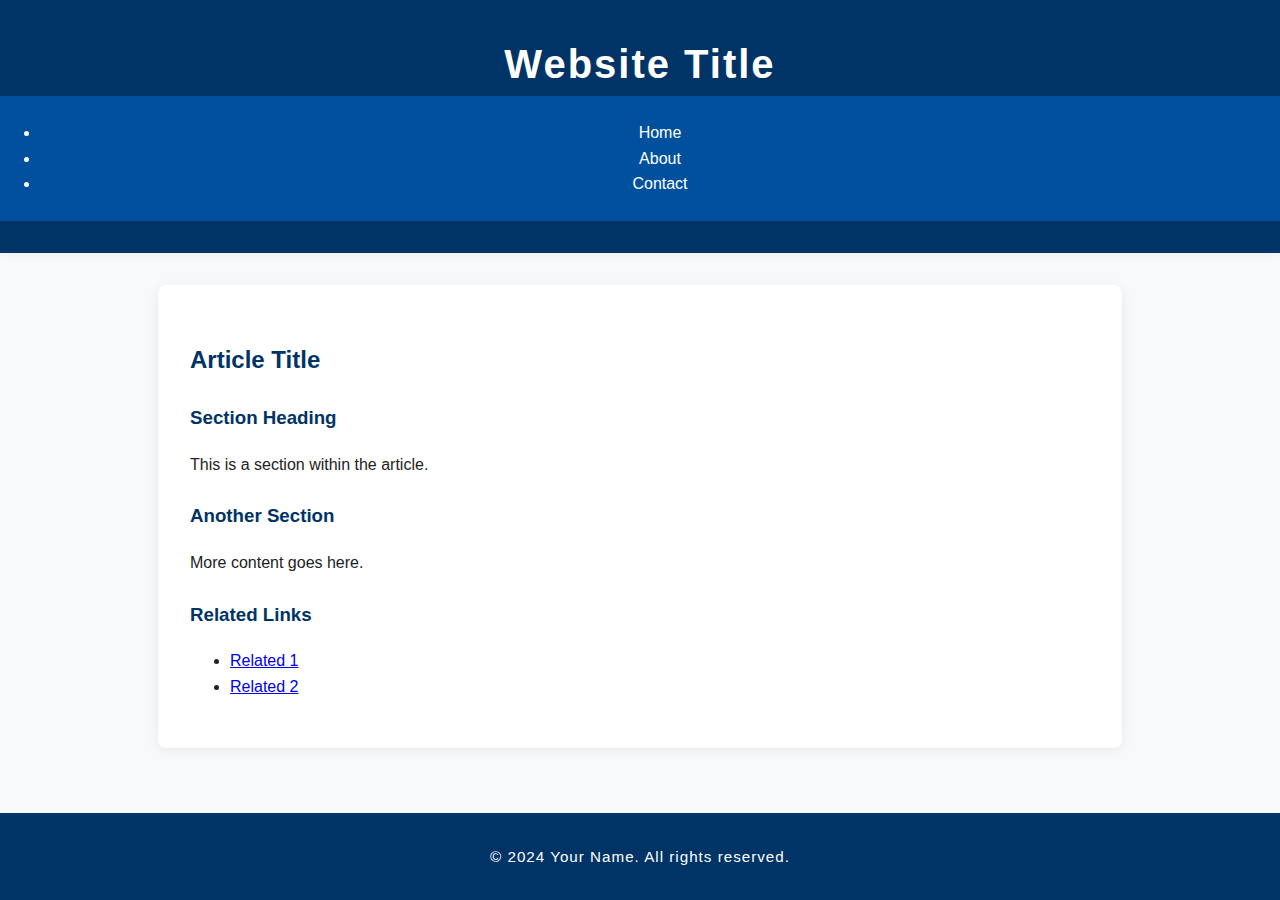
<file: index.html>
<!DOCTYPE html>
<html lang="en">
<head>
    <meta charset="UTF-8">
    <meta name="viewport" content="width=device-width, initial-scale=1.0">
    <title>Semantic HTML Template</title>
    <link rel="stylesheet" href="CSS(1).css">
</head>
<body>
    <header>
        <h1>Website Title</h1>
        <nav>
            <ul>
                <li><a href="#">Home</a></li>
                <li><a href="#">About</a></li>
                <li><a href="#">Contact</a></li>
            </ul>
        </nav>
    </header>
    <main>
        <article>
            <h2>Article Title</h2>
            <section>
                <h3>Section Heading</h3>
                <p>This is a section within the article.</p>
            </section>
            <section>
                <h3>Another Section</h3>
                <p>More content goes here.</p>
            </section>
        </article>
        <aside>
            <h3>Related Links</h3>
            <ul>
                <li><a href="#">Related 1</a></li>
                <li><a href="#">Related 2</a></li>
            </ul>
        </aside>
    </main>
    <footer>
        <p>&copy; 2024 Your Name. All rights reserved.</p>
    </footer>
</body>
</html>
</file>
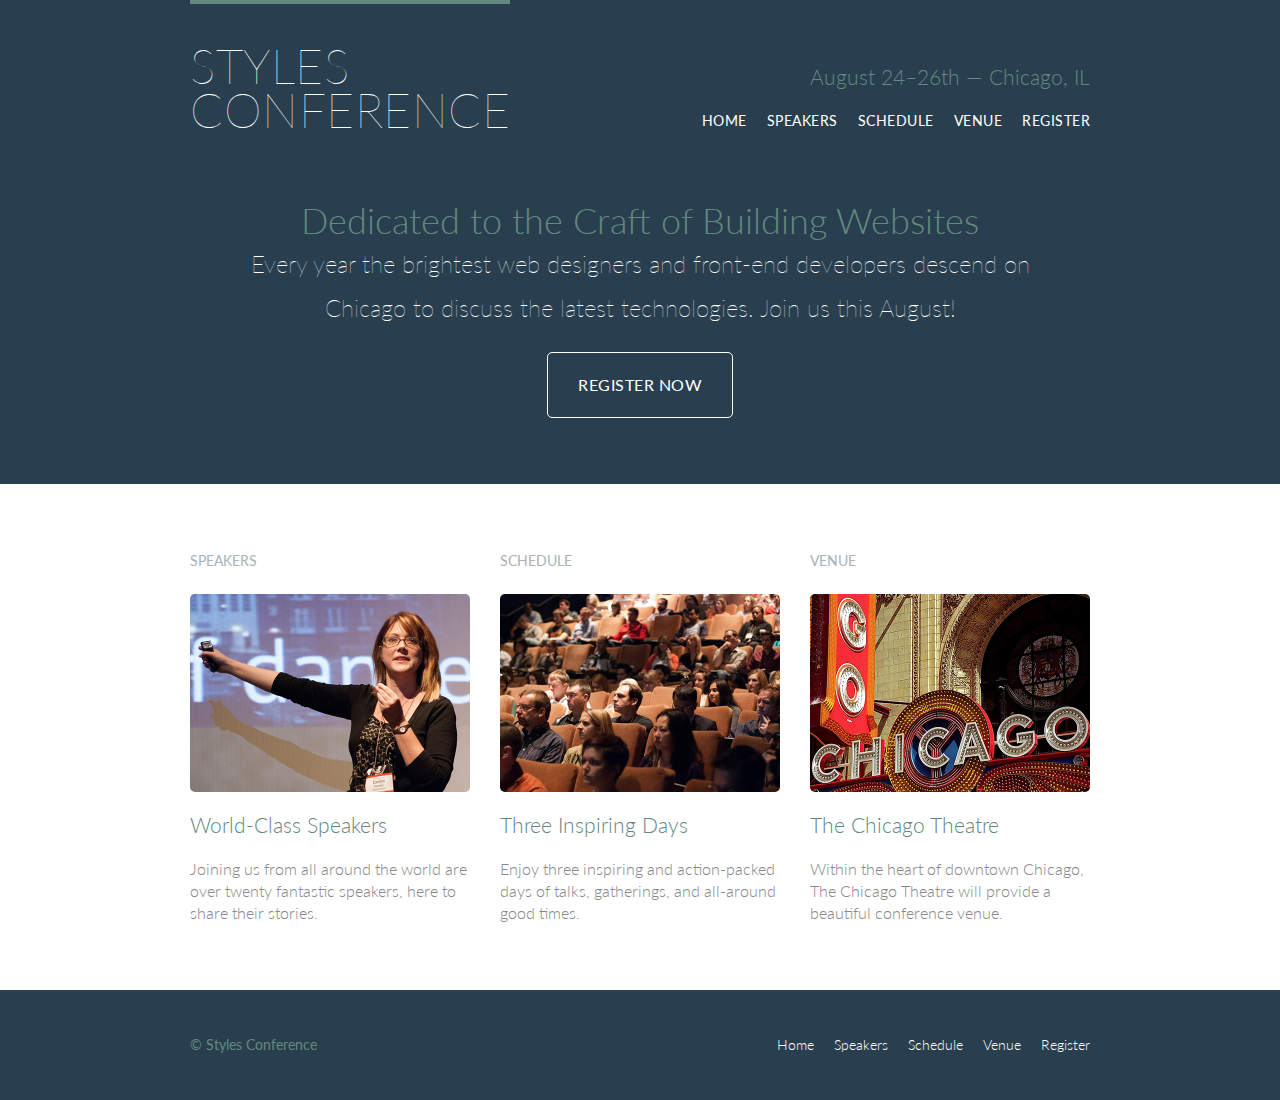
<file: ASN6/index.html>
<!DOCTYPE html>
<html lang="en">

  <head>
    <meta charset="utf-8">
    <title>Styles Conference</title>
    <link rel="stylesheet" href="assets/stylesheets/main.css">
    <link rel="stylesheet" href="http://fonts.googleapis.com/css?family=Lato:100,300,400">
  </head>

  <body>

    <!-- Header -->

    <header class="primary-header container group">

      <h1 class="logo">
        <a href="index.html">Styles <br> Conference</a>
      </h1>

      <h3 class="tagline">August 24&ndash;26th &mdash; Chicago, IL</h3>

      <nav class="nav primary-nav">
        <ul>
          <li><a href="index.html">Home</a></li><!--
          --><li><a href="speakers.html">Speakers</a></li><!--
          --><li><a href="schedule.html">Schedule</a></li><!--
          --><li><a href="venue.html">Venue</a></li><!--
          --><li><a href="register.html">Register</a></li>
        </ul>
      </nav>

    </header>

    <!-- Hero -->

    <section class="hero container">

      <h2>Dedicated to the Craft of Building Websites</h2>

      <p>Every year the brightest web designers and front-end developers descend on Chicago to discuss the latest technologies. Join us this August!</p>

      <a class="btn btn-alt" href="register.html">Register Now</a>

    </section>

    <!-- Teasers -->

    <section class="row">
      <div class="grid">

        <!-- Speakers -->

        <section class="teaser col-1-3">
          <h5>Speakers</h5>
          <a href="speakers.html">
            <img src="assets/images/home/speakers.jpg" alt="Professional Speaker">
            <h3>World-Class Speakers</h3>
          </a>
          <p>Joining us from all around the world are over twenty fantastic speakers, here to share their stories.</p>
        </section><!--

        Schedule

        --><section class="teaser col-1-3">
          <h5>Schedule</h5>
          <a href="schedule.html">
            <img src="assets/images/home/schedule.jpg" alt="Conference Attendees">
            <h3>Three Inspiring Days</h3>
          </a>
          <p>Enjoy three inspiring and action-packed days of talks, gatherings, and all-around good times.</p>
        </section><!--

        Venue

        --><section class="teaser col-1-3">
          <h5>Venue</h5>
          <a href="venue.html">
            <img src="assets/images/home/venue.jpg" alt="The Chicago Theatre">
            <h3>The Chicago Theatre</h3>
          </a>
          <p>Within the heart of downtown Chicago, The Chicago Theatre will provide a beautiful conference venue.</p>
        </section>

      </div>
    </section>

    <!-- Footer -->

    <footer class="primary-footer container group">

      <small>&copy; Styles Conference</small>

      <nav class="nav">
        <ul>
          <li><a href="index.html">Home</a></li><!--
          --><li><a href="speakers.html">Speakers</a></li><!--
          --><li><a href="schedule.html">Schedule</a></li><!--
          --><li><a href="venue.html">Venue</a></li><!--
          --><li><a href="register.html">Register</a></li>
        </ul>
      </nav>

    </footer>

  </body>
</html>
</file>
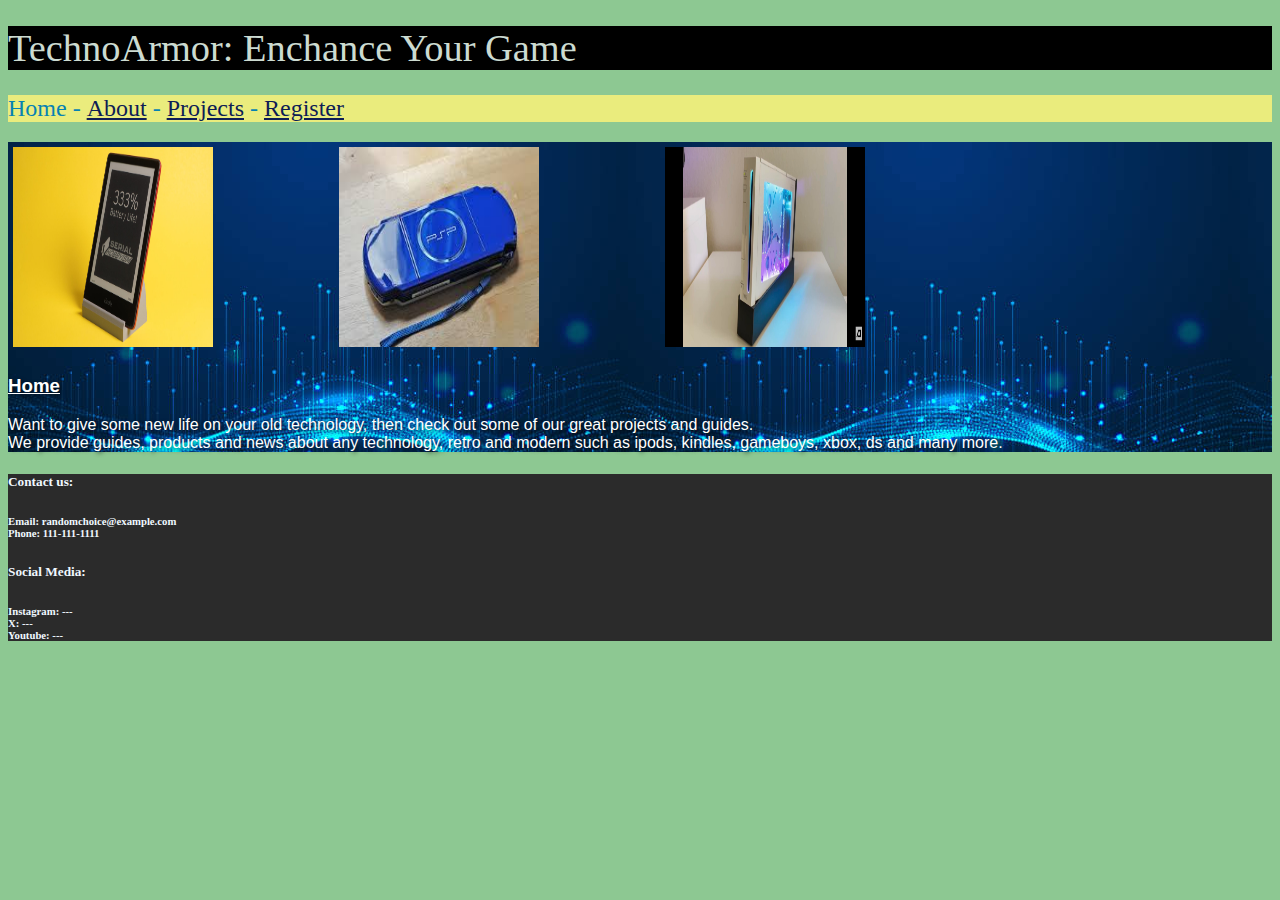
<file: ASN7/Index.html>
<!doctype html>
<html lang="en">
    <head>
        <meta charset="utf-8">
        <meta name="viewport" content="width=device-width, initial-scale=1.0">
        <title>TechnoArmor | Home page</title>
        <link href="style.css" rel="stylesheet">   
    </head>
    <body>
        <header>
            <h1>TechnoArmor: Enchance Your Game</h1>
        </header>
        <nav>
            <h2><b>Home</b> - <a href="about.html">About</a> - <a href="projects.html">Projects</a> - <a href="register.html">Register</a></h2>
        </nav>
        <main>
            <section>
                <div class="row">
                    <div class="column">
                        <img src="images/Kindle.jpg" alt="Kindle" style="width: 200px; height: 200px;">
                    </div>
                <div class="column">
                    <img src="images/psp.jpg" alt="PSP" style="width: 200px; height: 200px;">
                </div>
                <div class="column">
                    <img src="images/Wii.jpg" alt="DS" style="width: 200px; height: 200px;">
                </div>
                </div>
                <h3>Home</h3>
                <p>Want to give some new life on your old technology, then check out some of our great projects and guides.<br>We provide guides, products and news about any technology, retro and modern such as ipods, kindles, gameboys, xbox, ds and many more.</p>
            </section>
        </main>
        <footer>
            <h5>Contact us:</h5>
            <h6>Email: randomchoice@example.com<br>Phone: 111-111-1111</h6>
            <h5>Social Media:</h5>
            <h6>Instagram: ---<br>X: ---<br>Youtube: ---</h6>
        </footer>
        <script>
            /* 
             * Put your internal JavaScript code here or replace with 
             * <script src="filename.js"><\/script>
             */
        </script>
    </body>
</html>
</file>
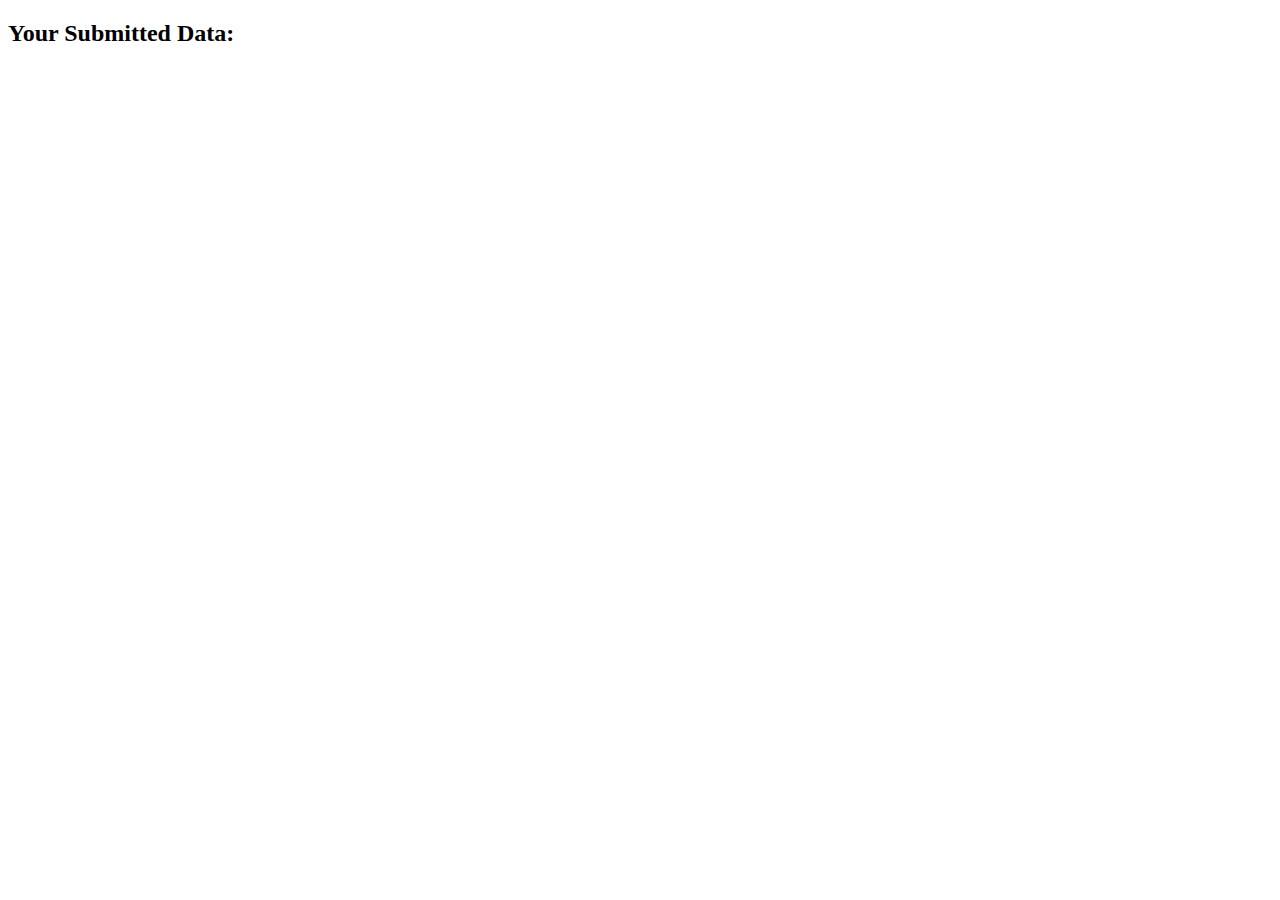
<file: profile.html>
<!DOCTYPE html>
<html lang="en">
<head>
  <meta charset="UTF-8">
  <title>Form Results</title>
</head>
<body>
  <h2>Your Submitted Data:</h2>
  <p id="output"></p>

  <script>
    const params = new URLSearchParams(window.location.search);

    let results = '';
    for (const [key, value] of params.entries()) {
      results += `<strong>${key}</strong>: ${value}<br>`;
    }

    document.getElementById('output').innerHTML = results;
  </script>
</body>
</html>
</file>
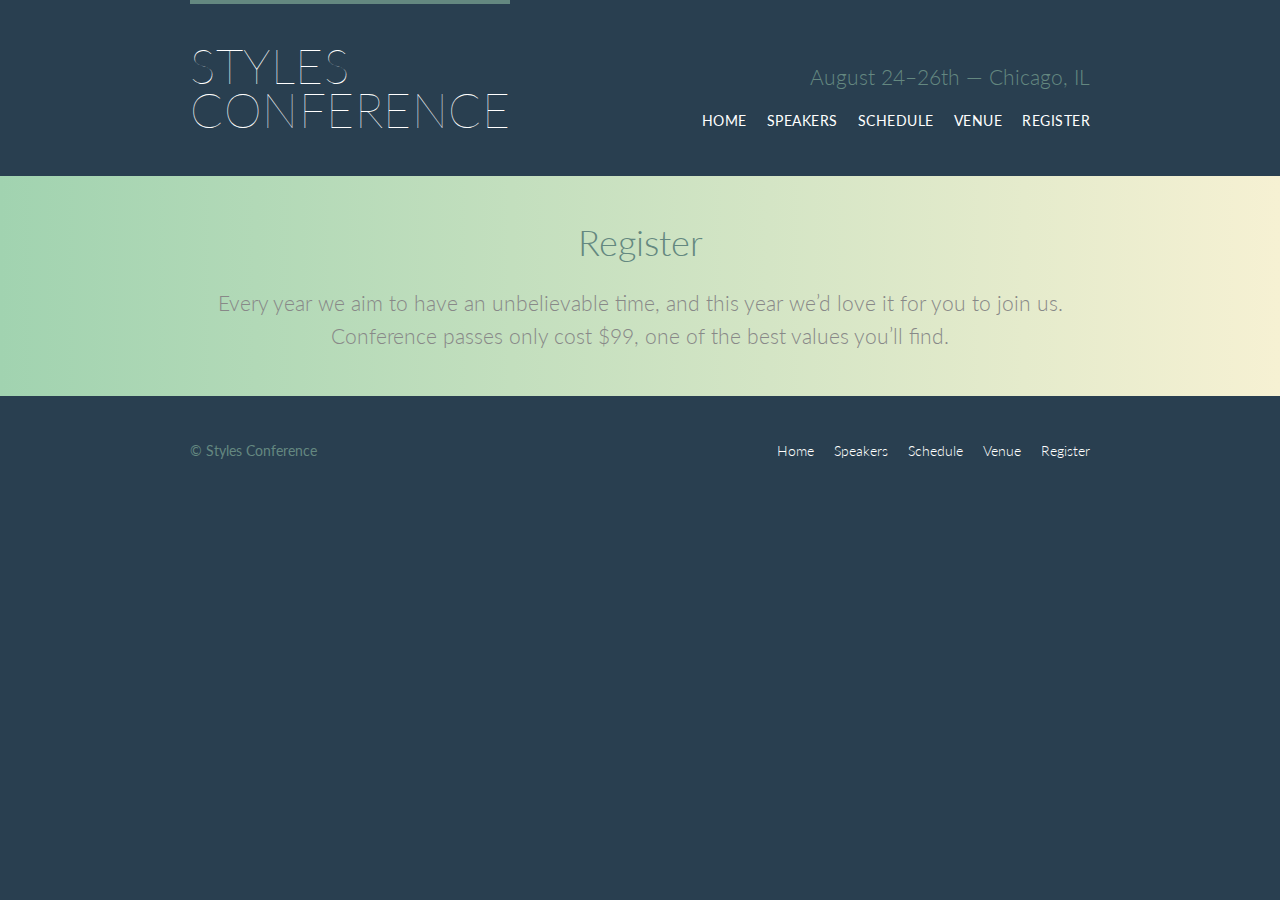
<file: ASN6/register.html>
<!DOCTYPE html>
<html lang="en">

  <head>
    <meta charset="utf-8">
    <title>Register - Styles Conference</title>
    <link rel="stylesheet" href="assets/stylesheets/main.css">
    <link rel="stylesheet" href="http://fonts.googleapis.com/css?family=Lato:100,300,400">
  </head>

  <body>

    <!-- Header -->

    <header class="primary-header container group">

      <h1 class="logo">
        <a href="index.html">Styles <br> Conference</a>
      </h1>

      <h3 class="tagline">August 24&ndash;26th &mdash; Chicago, IL</h3>

      <nav class="nav primary-nav">
        <ul>
          <li><a href="index.html">Home</a></li><!--
          --><li><a href="speakers.html">Speakers</a></li><!--
          --><li><a href="schedule.html">Schedule</a></li><!--
          --><li><a href="venue.html">Venue</a></li><!--
          --><li><a href="register.html">Register</a></li>
        </ul>
      </nav>

    </header>

    <!-- Lead -->

    <section class="row-alt">
      <div class="lead container">

        <h1>Register</h1>

        <p>Every year we aim to have an unbelievable time, and this year we&#8217;d love it for you to join us. Conference passes only cost $99, one of the best values you&#8217;ll find.</p>

      </div>
    </section>

    <!-- Footer -->

    <footer class="primary-footer container group">

      <small>&copy; Styles Conference</small>

      <nav class="nav">
        <ul>
          <li><a href="index.html">Home</a></li><!--
          --><li><a href="speakers.html">Speakers</a></li><!--
          --><li><a href="schedule.html">Schedule</a></li><!--
          --><li><a href="venue.html">Venue</a></li><!--
          --><li><a href="register.html">Register</a></li>
        </ul>
      </nav>

    </footer>

  </body>
</html>
</file>
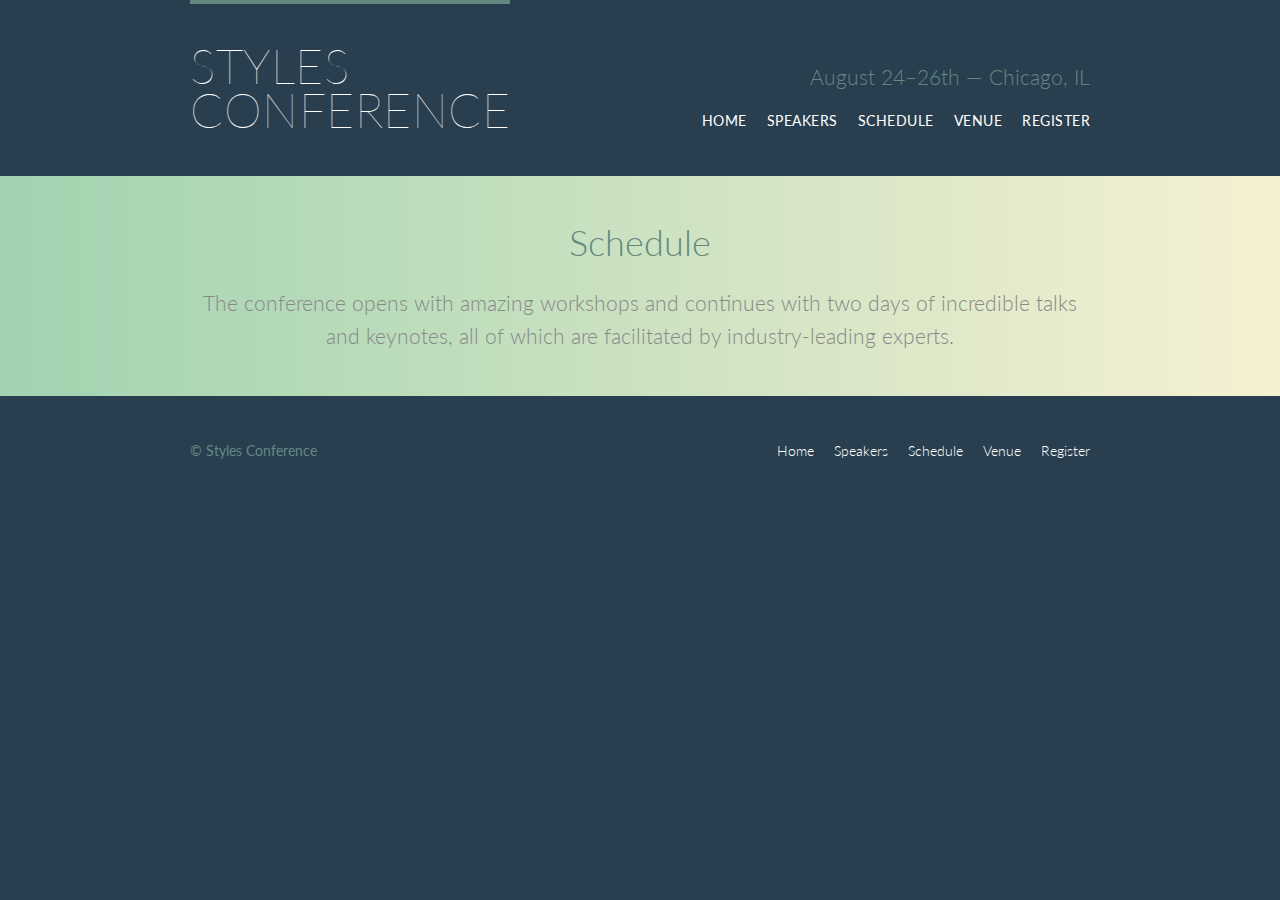
<file: ASN6/schedule.html>
<!DOCTYPE html>
<html lang="en">

  <head>
    <meta charset="utf-8">
    <title>Schedule - Styles Conference</title>
    <link rel="stylesheet" href="assets/stylesheets/main.css">
    <link rel="stylesheet" href="http://fonts.googleapis.com/css?family=Lato:100,300,400">
  </head>

  <body>

    <!-- Header -->

    <header class="primary-header container group">

      <h1 class="logo">
        <a href="index.html">Styles <br> Conference</a>
      </h1>

      <h3 class="tagline">August 24&ndash;26th &mdash; Chicago, IL</h3>

      <nav class="nav primary-nav">
        <ul>
          <li><a href="index.html">Home</a></li><!--
          --><li><a href="speakers.html">Speakers</a></li><!--
          --><li><a href="schedule.html">Schedule</a></li><!--
          --><li><a href="venue.html">Venue</a></li><!--
          --><li><a href="register.html">Register</a></li>
        </ul>
      </nav>

    </header>

    <!-- Lead -->

    <section class="row-alt">
      <div class="lead container">

        <h1>Schedule</h1>

        <p>The conference opens with amazing workshops and continues with two days of incredible talks and keynotes, all of which are facilitated by industry-leading experts.</p>

      </div>
    </section>

    <!-- Footer -->

    <footer class="primary-footer container group">

      <small>&copy; Styles Conference</small>

      <nav class="nav">
        <ul>
          <li><a href="index.html">Home</a></li><!--
          --><li><a href="speakers.html">Speakers</a></li><!--
          --><li><a href="schedule.html">Schedule</a></li><!--
          --><li><a href="venue.html">Venue</a></li><!--
          --><li><a href="register.html">Register</a></li>
        </ul>
      </nav>

    </footer>

  </body>
</html>
</file>
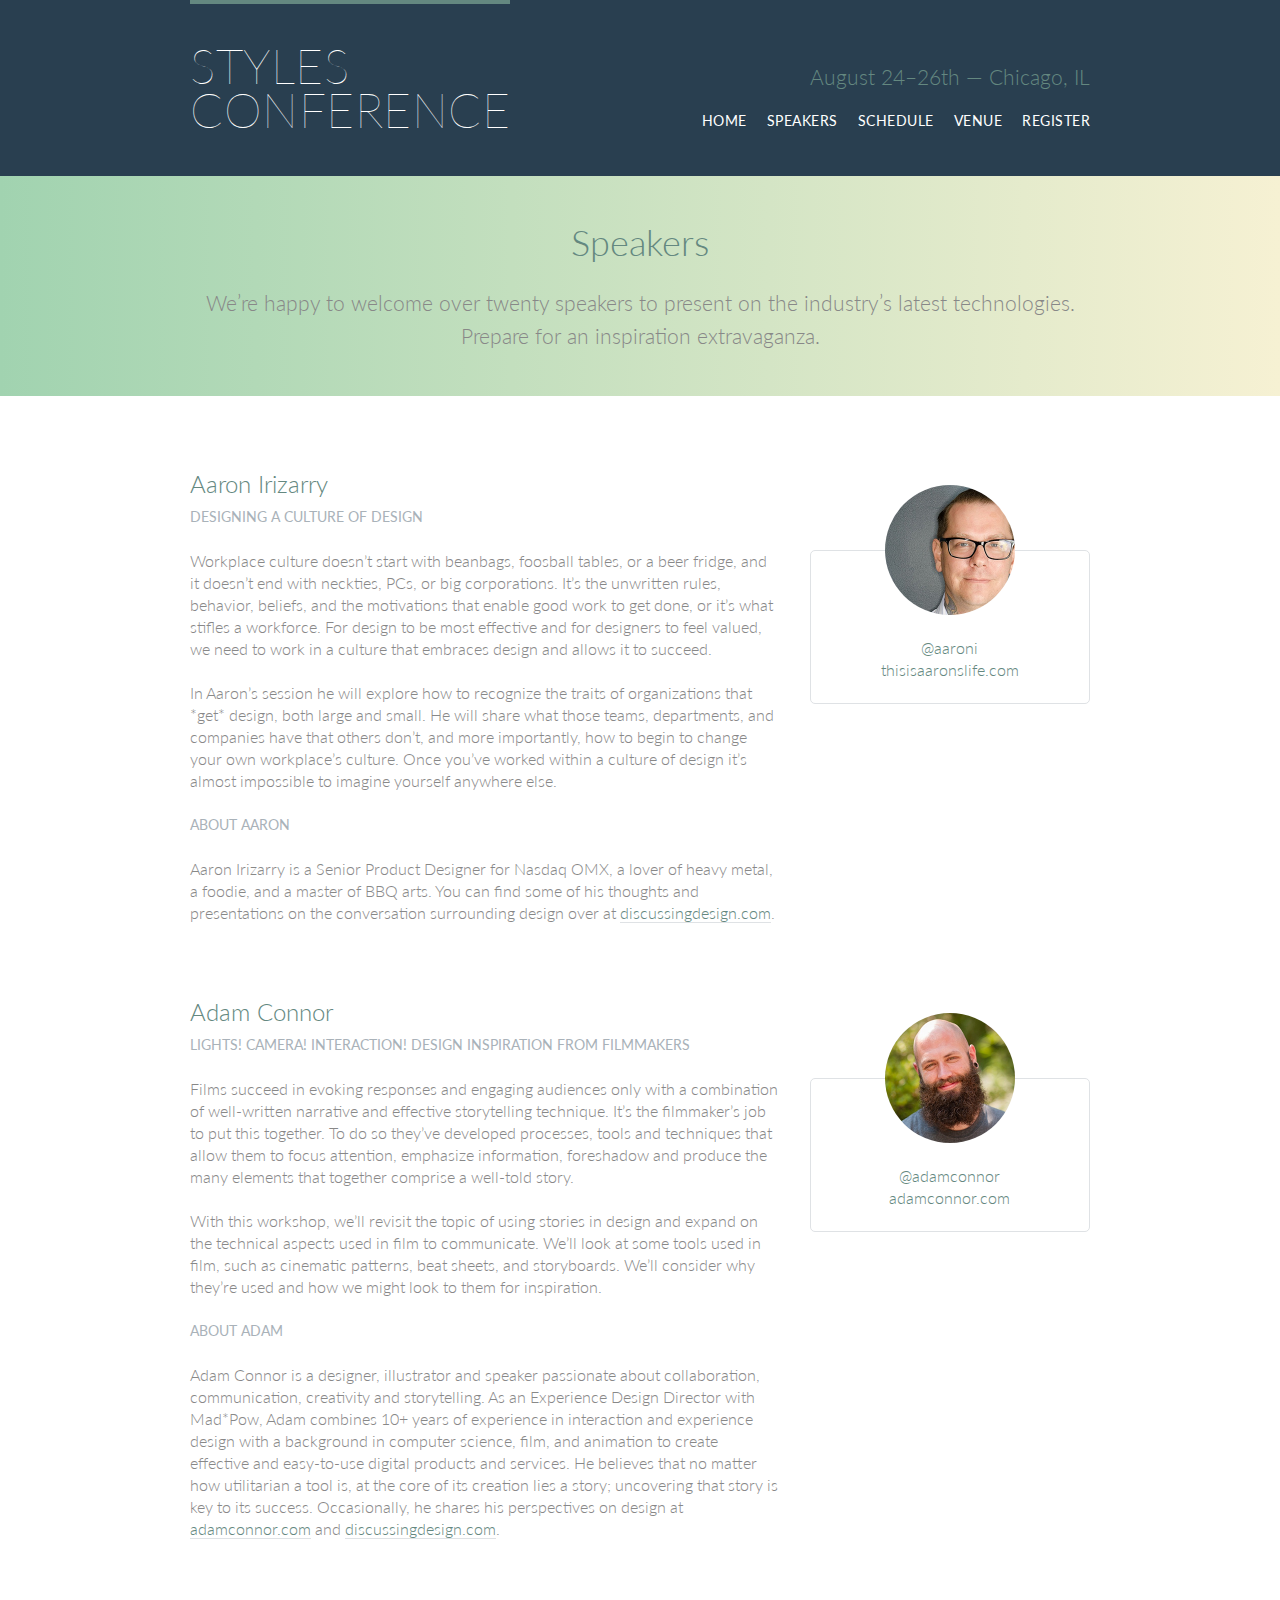
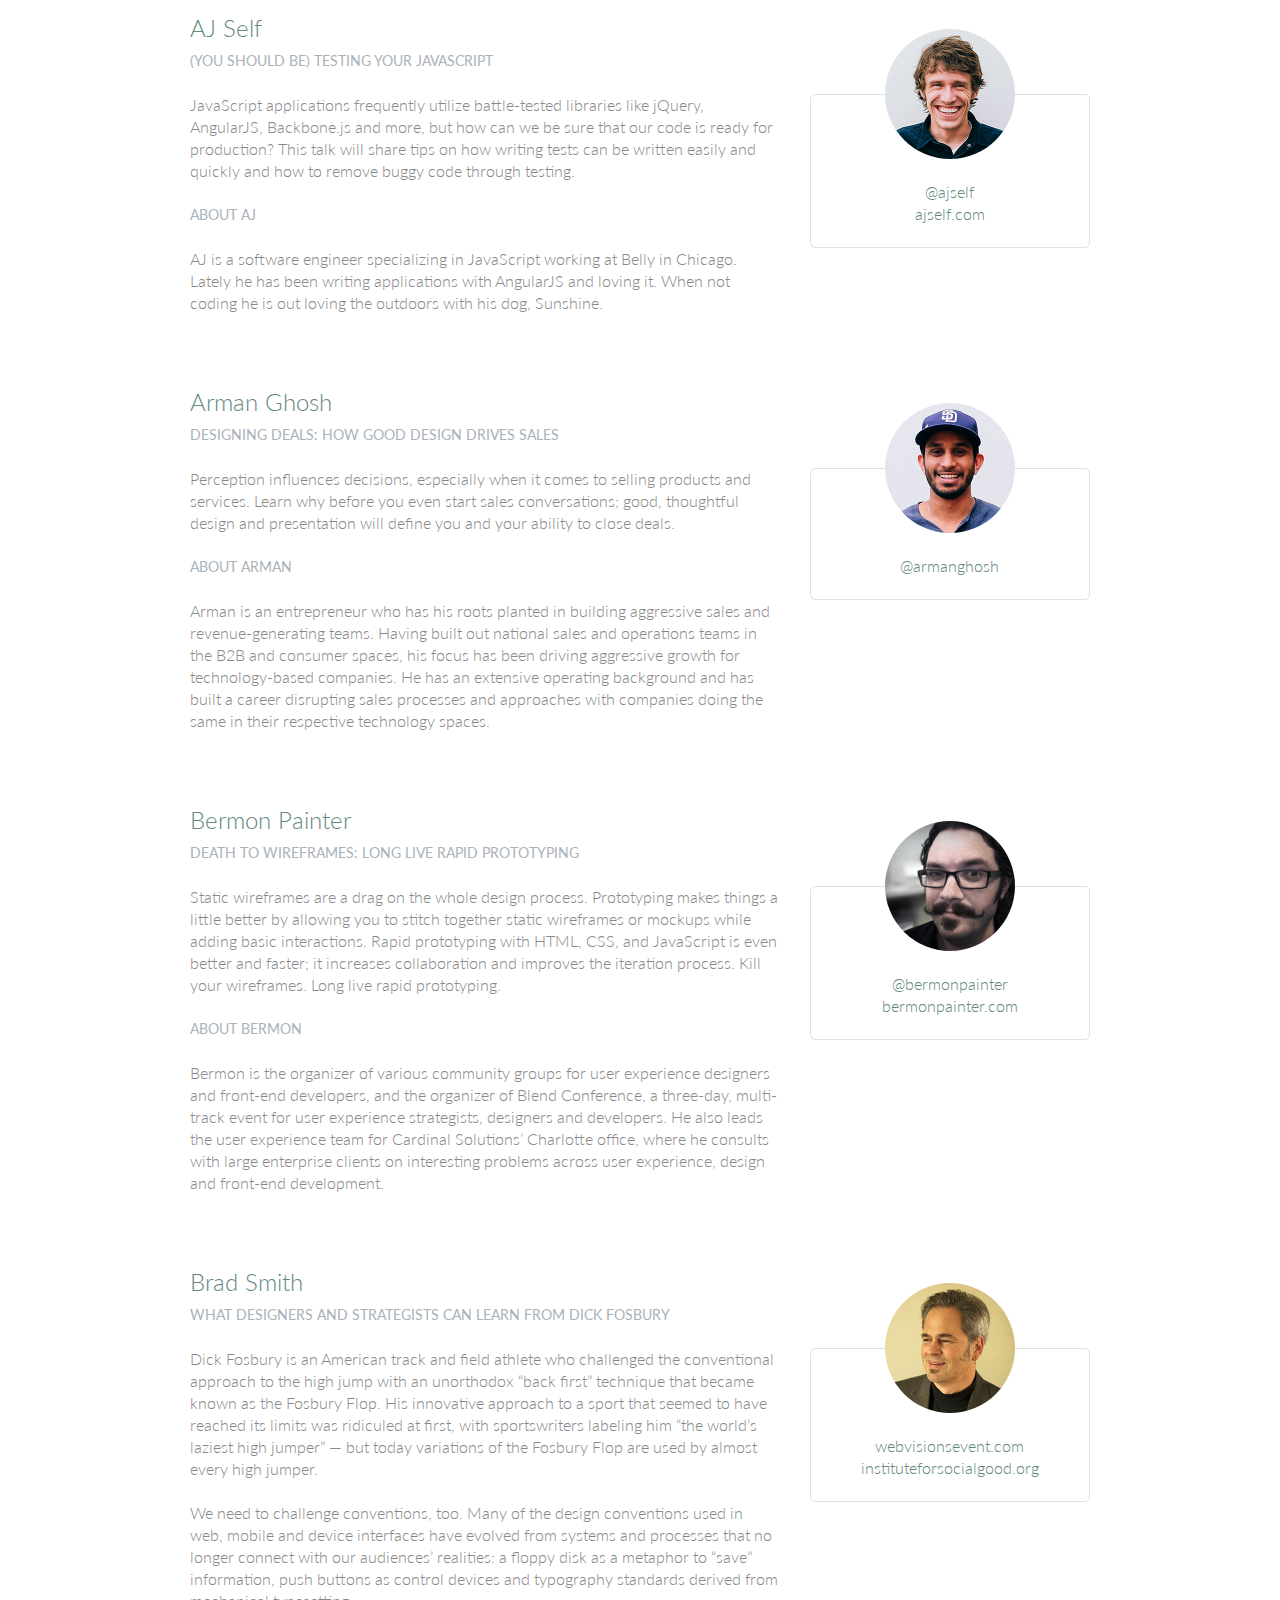
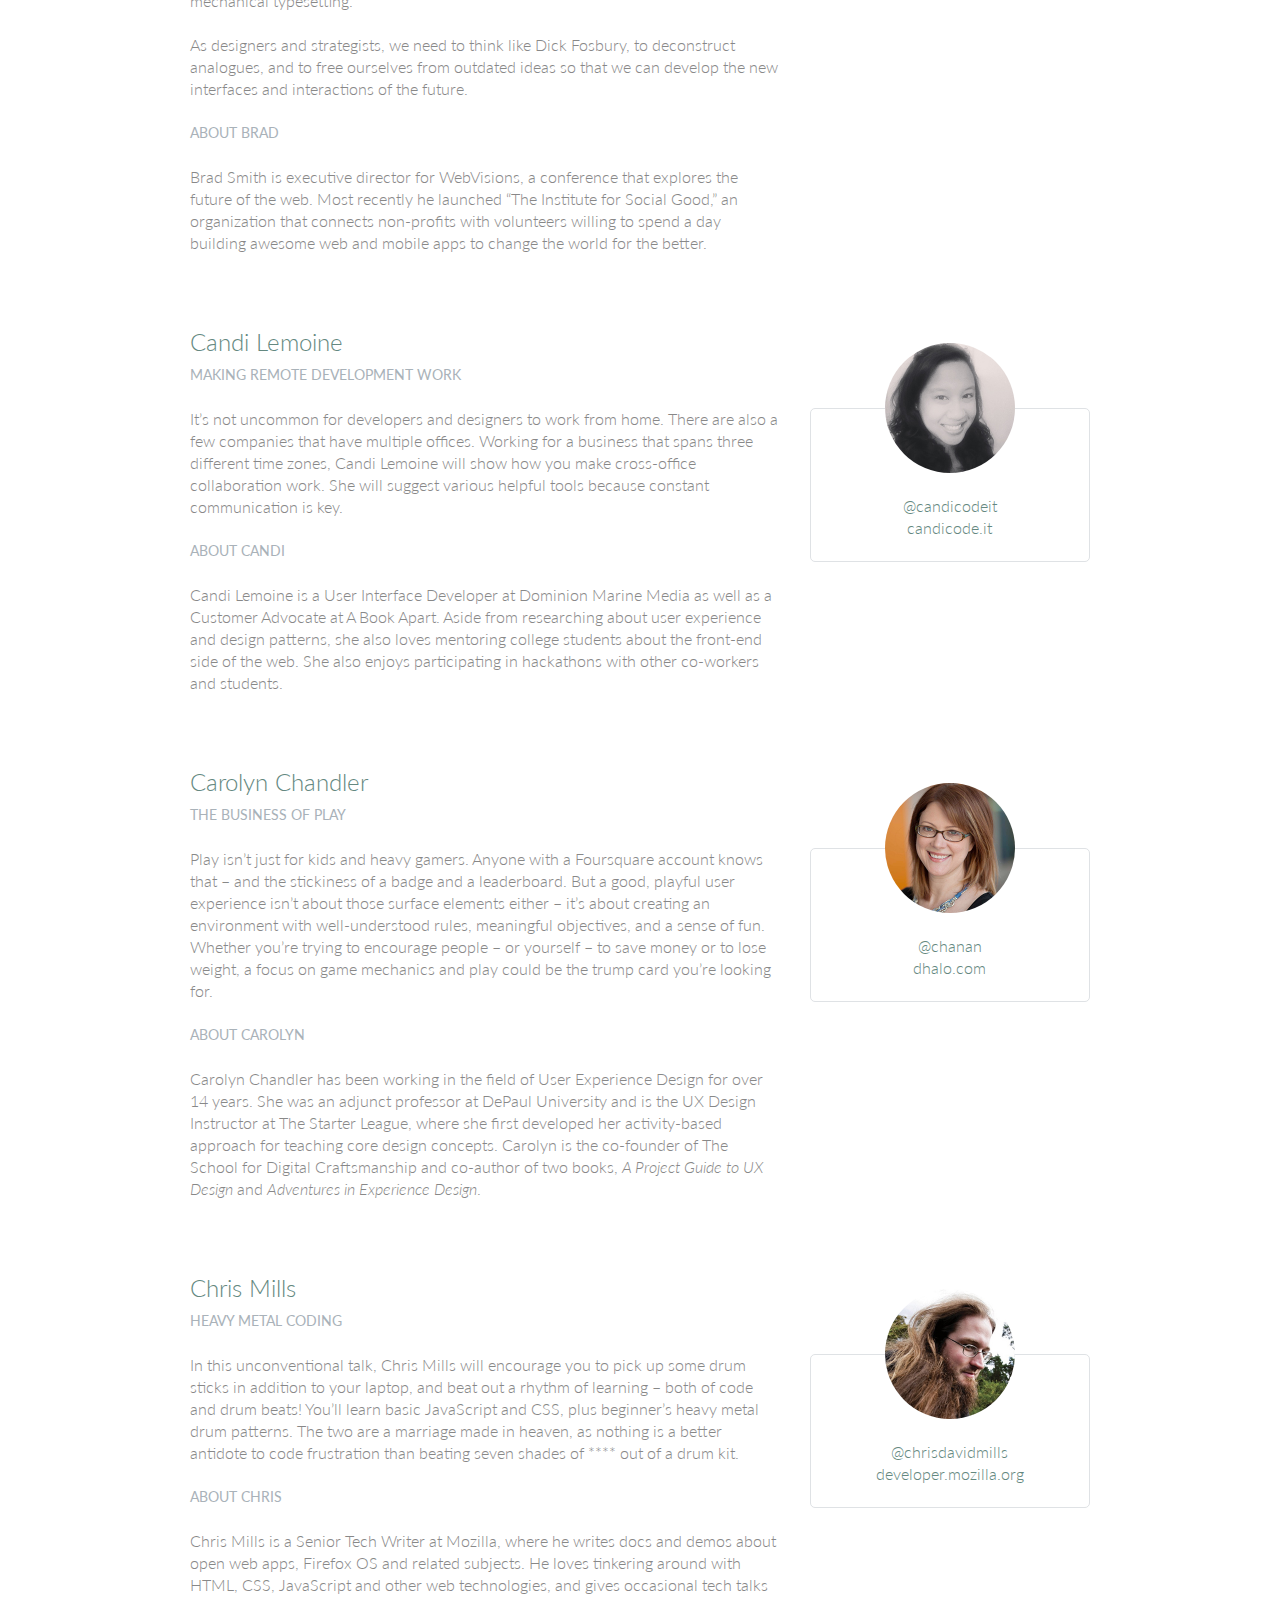
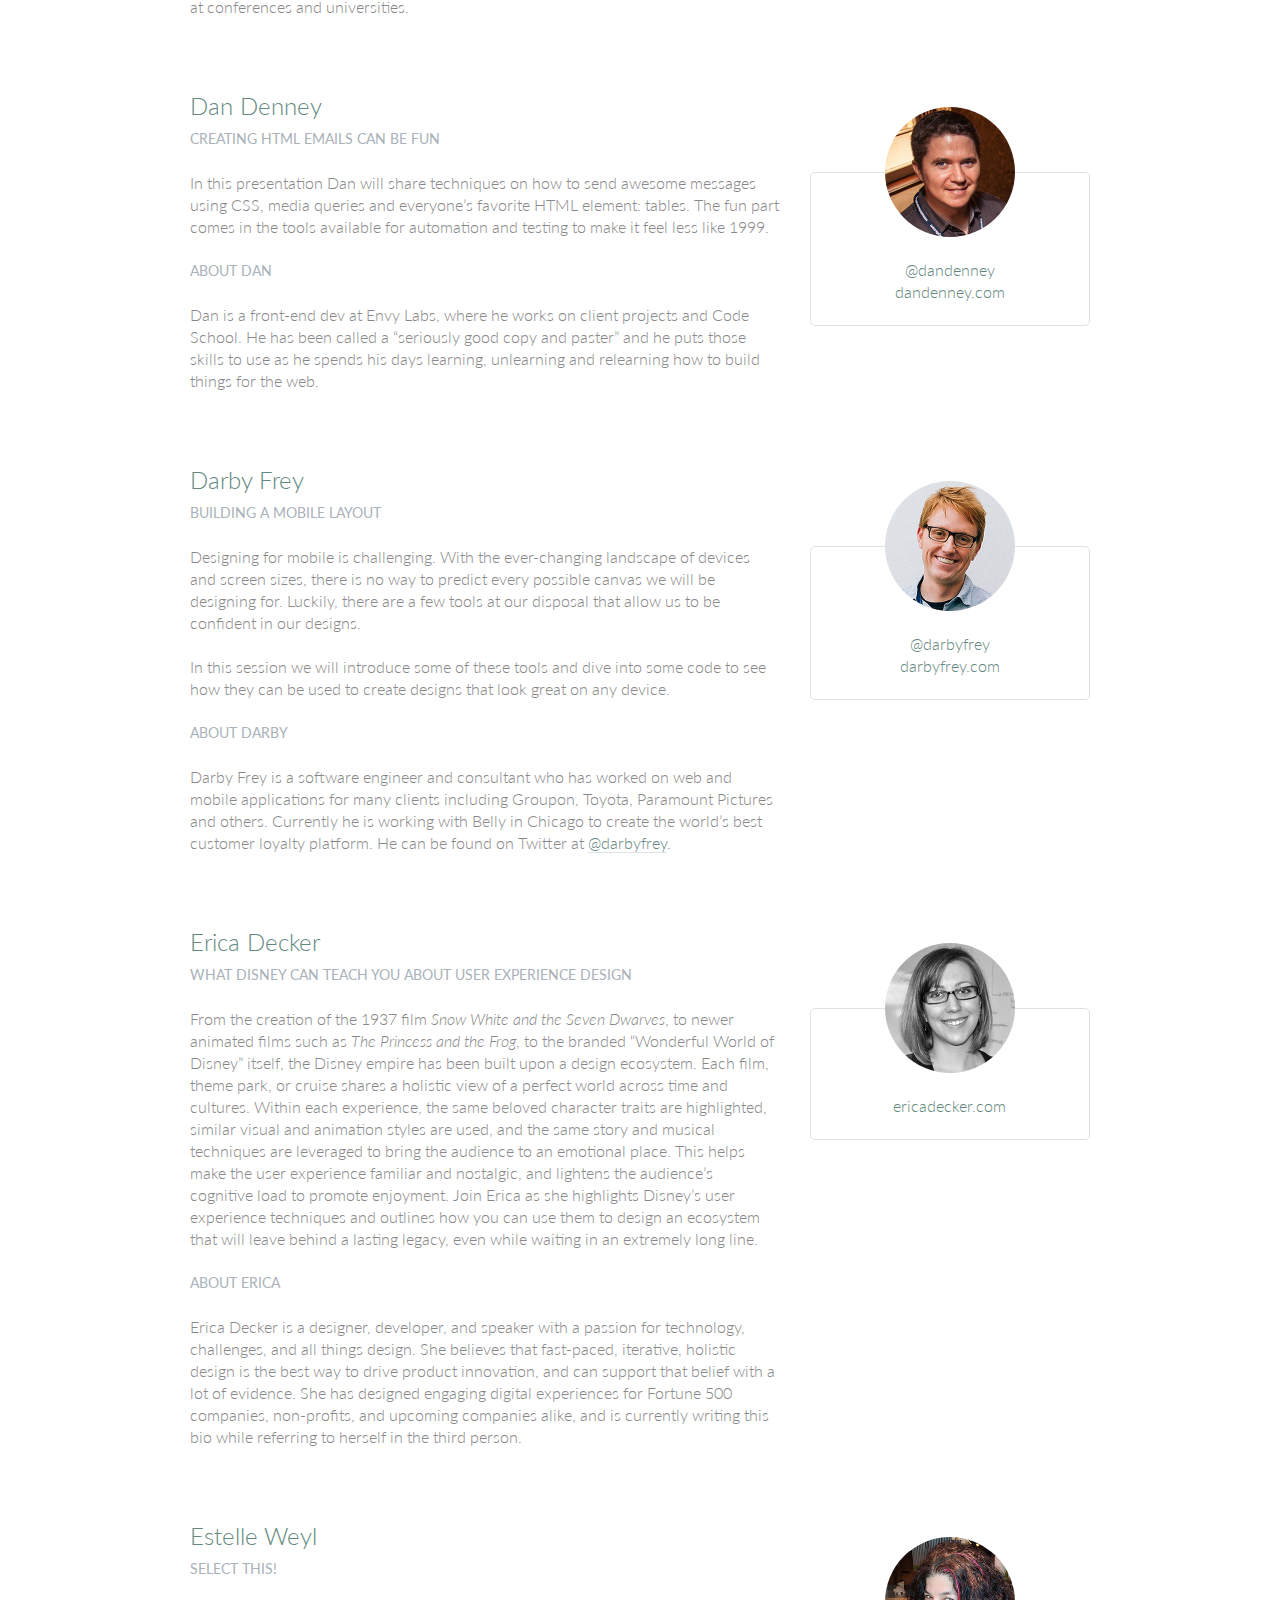
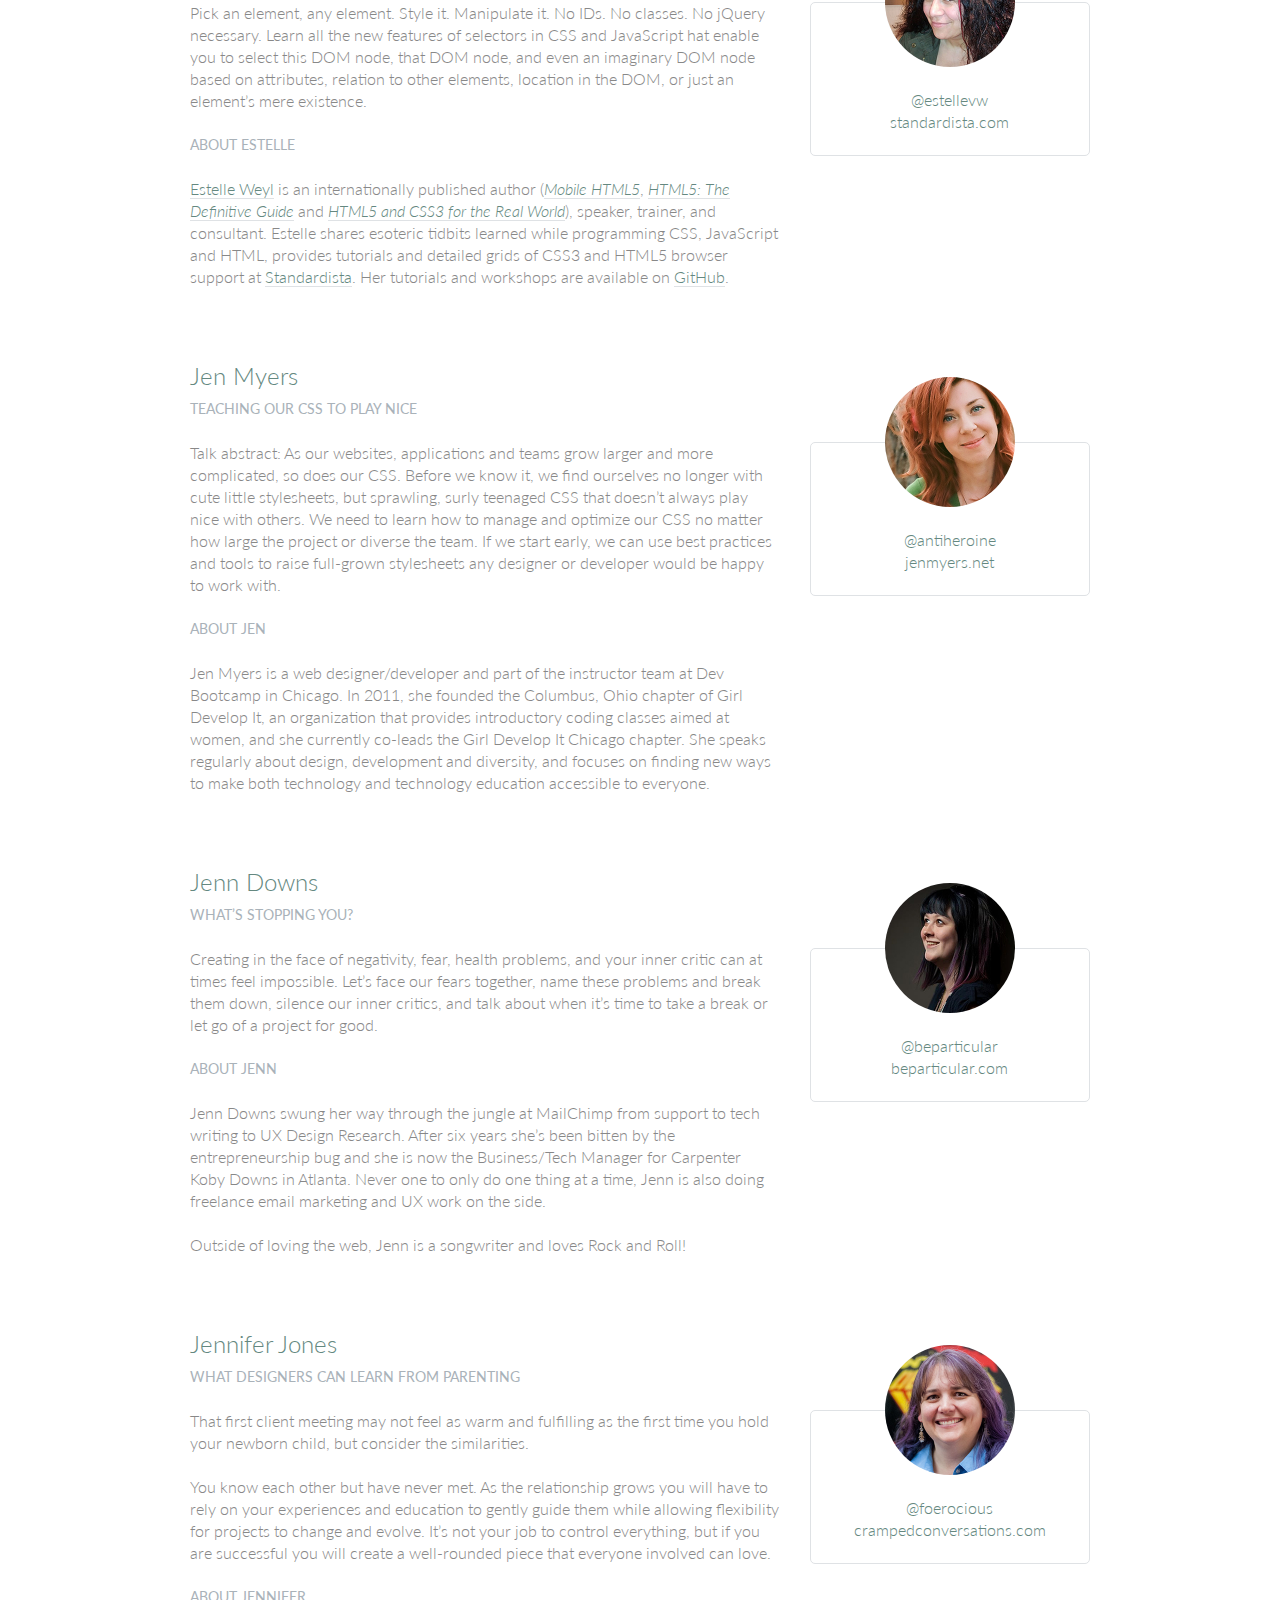
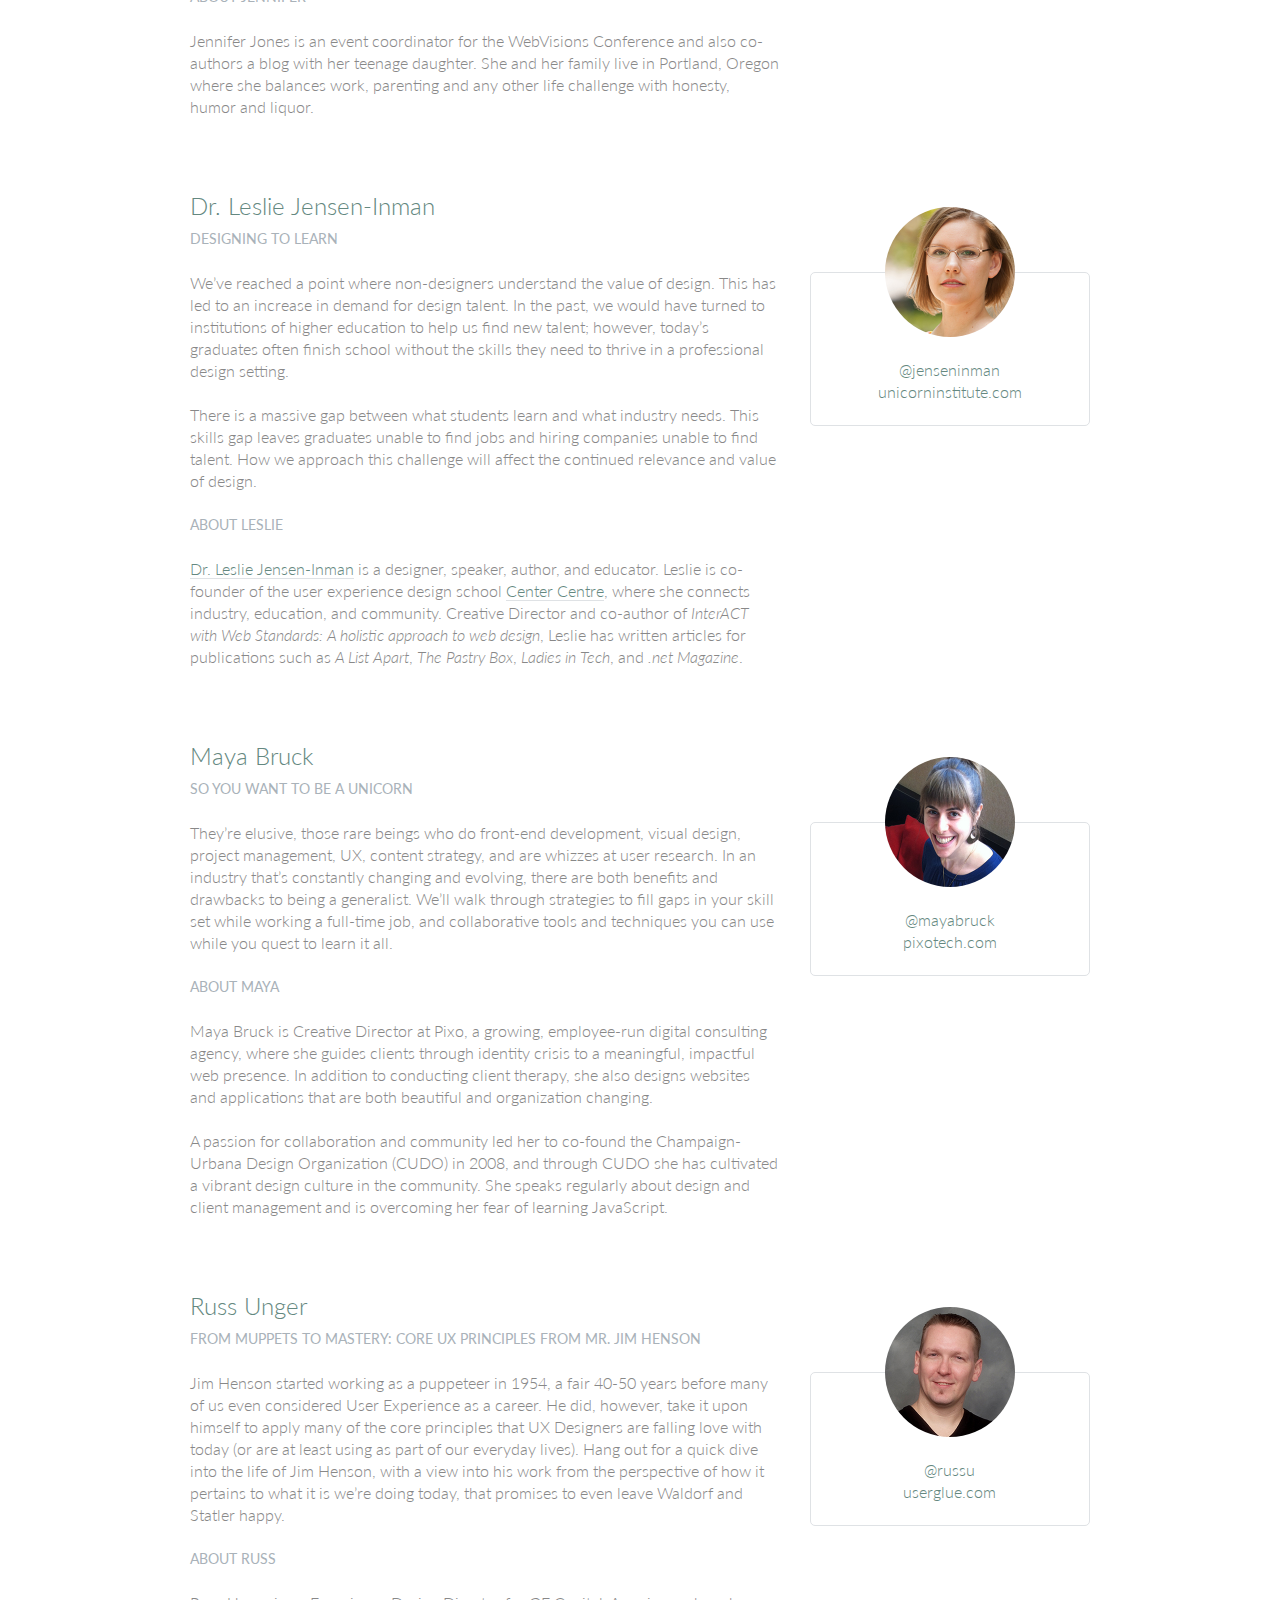
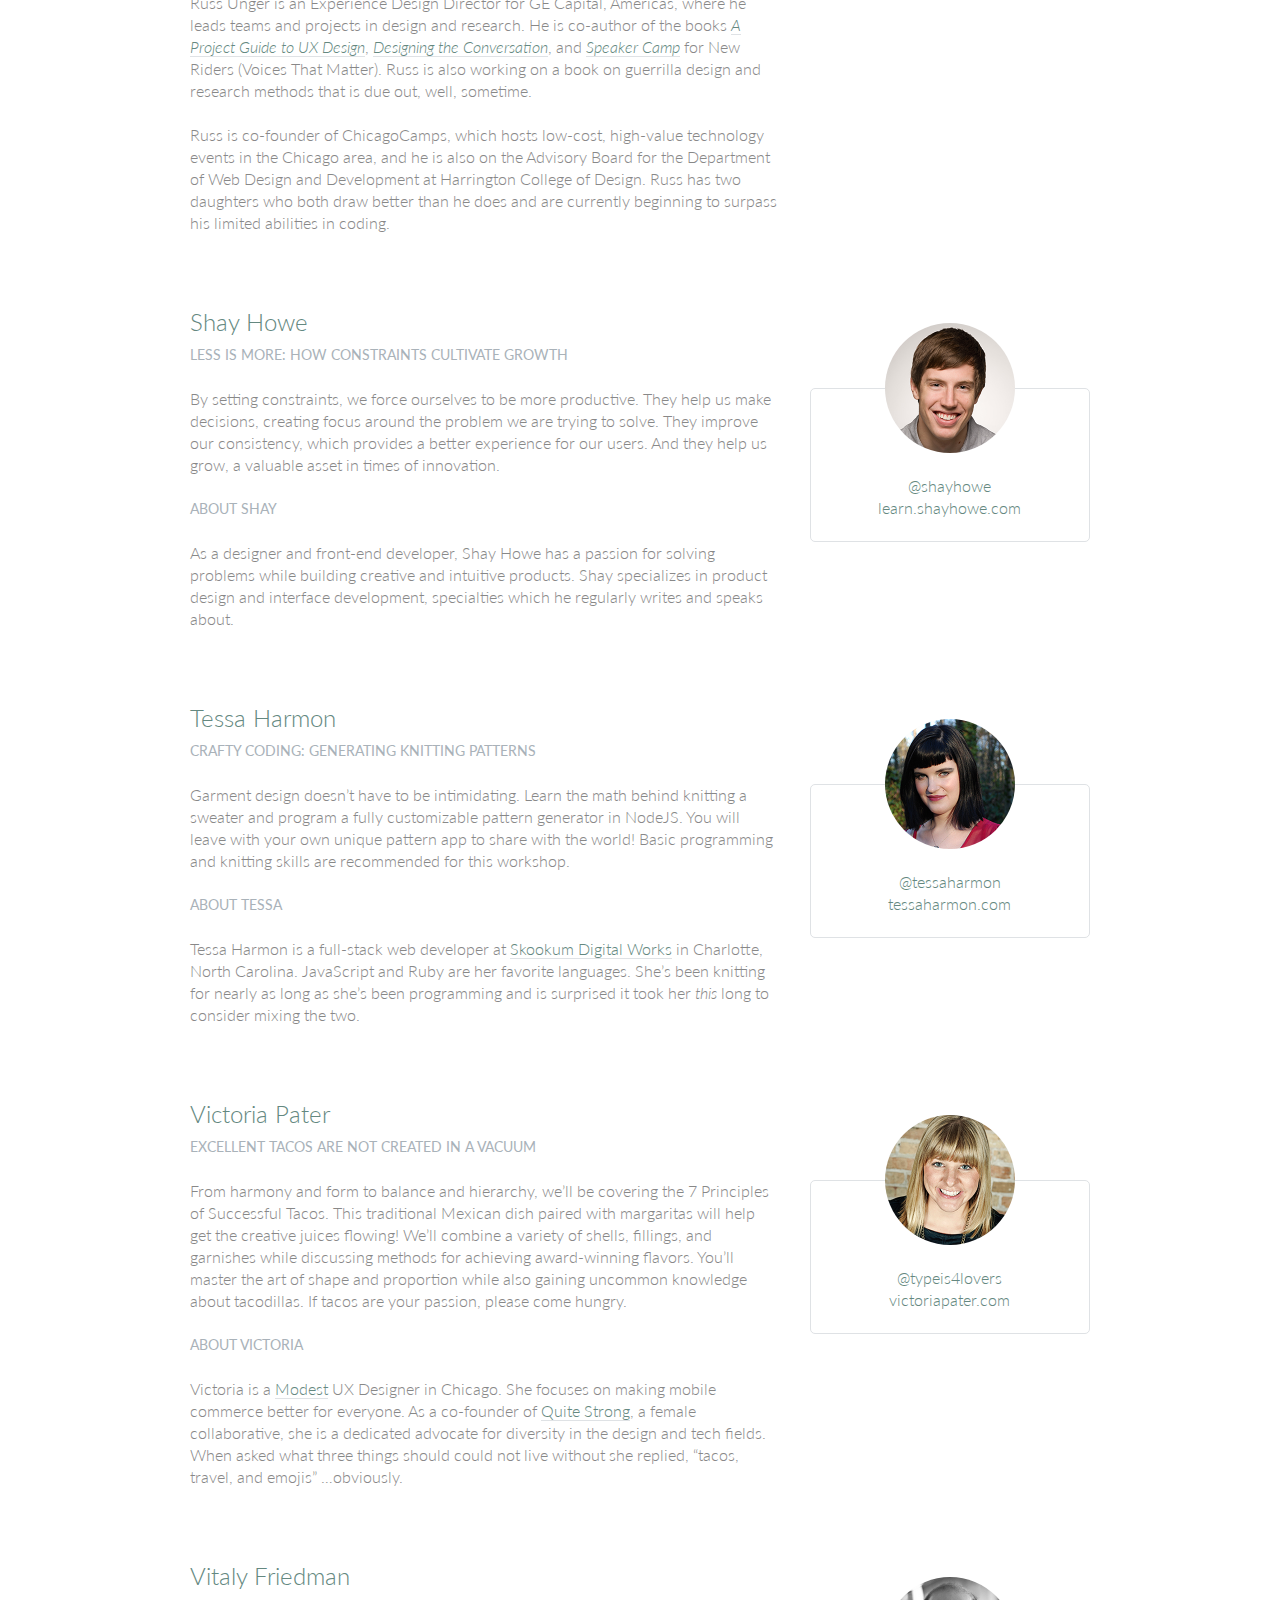
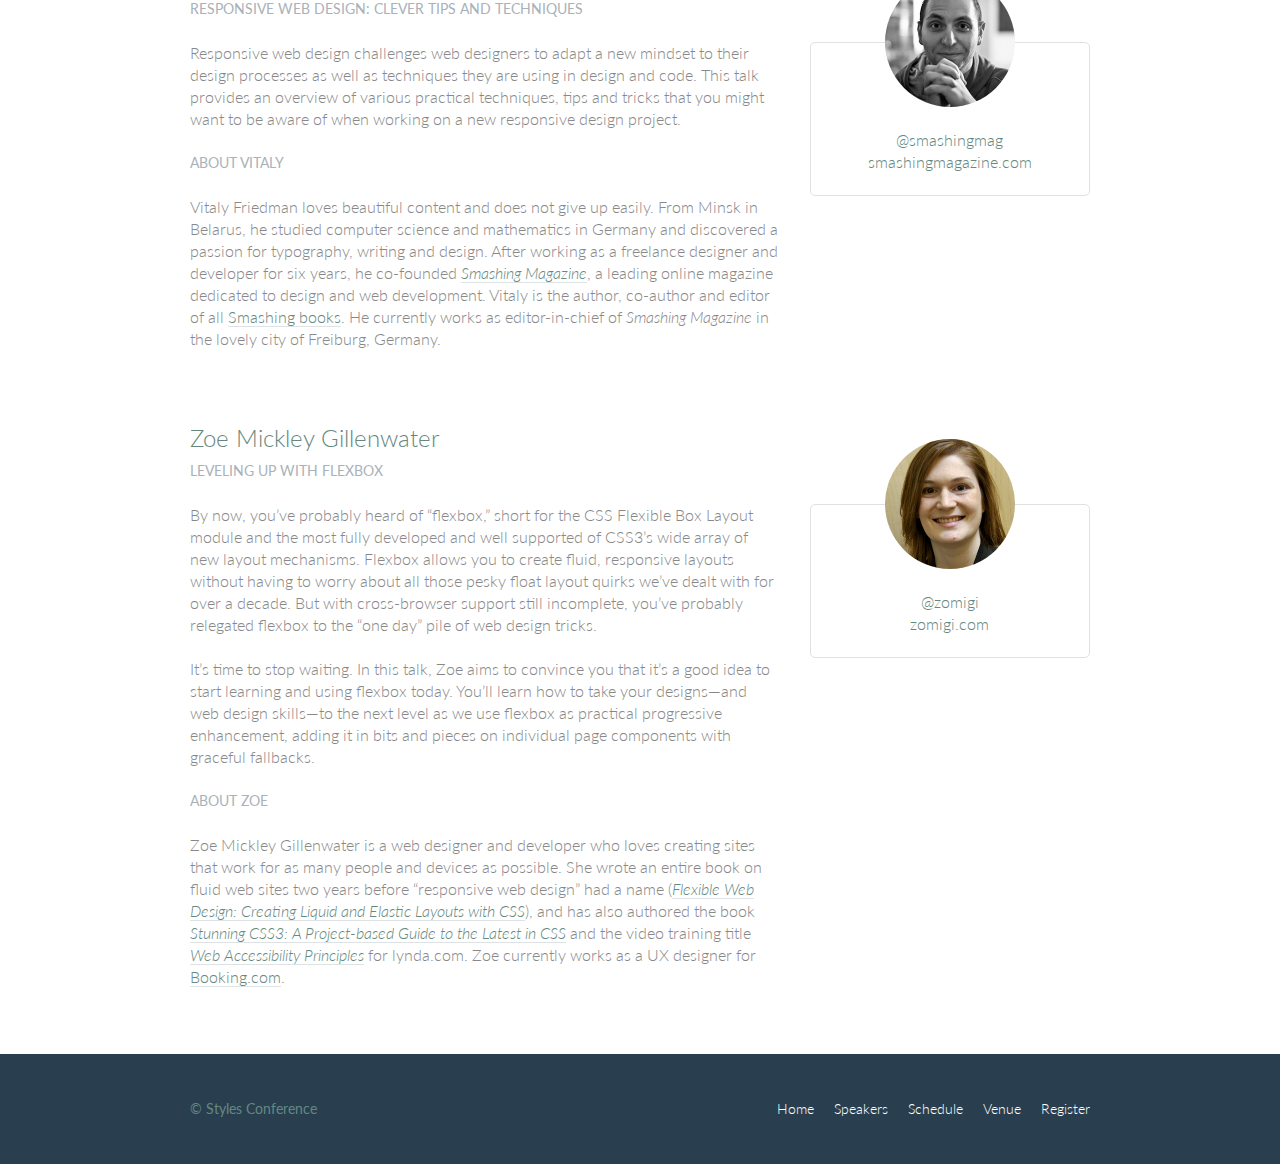
<file: ASN6/speakers.html>
<!DOCTYPE html>
<html lang="en">

  <head>
    <meta charset="utf-8">
    <title>Speakers - Styles Conference</title>
    <link rel="stylesheet" href="assets/stylesheets/main.css">
    <link rel="stylesheet" href="http://fonts.googleapis.com/css?family=Lato:100,300,400">
  </head>

  <body>

    <!-- Header -->

    <header class="primary-header container group">

      <h1 class="logo">
        <a href="index.html">Styles <br> Conference</a>
      </h1>

      <h3 class="tagline">August 24&ndash;26th &mdash; Chicago, IL</h3>

      <nav class="nav primary-nav">
        <ul>
          <li><a href="index.html">Home</a></li><!--
          --><li><a href="speakers.html">Speakers</a></li><!--
          --><li><a href="schedule.html">Schedule</a></li><!--
          --><li><a href="venue.html">Venue</a></li><!--
          --><li><a href="register.html">Register</a></li>
        </ul>
      </nav>

    </header>

    <!-- Lead -->

    <section class="row-alt">
      <div class="lead container">

        <h1>Speakers</h1>

        <p>We&#8217;re happy to welcome over twenty speakers to present on the industry&#8217;s latest technologies. Prepare for an inspiration extravaganza.</p>

      </div>
    </section>

    <!-- Main content -->

    <section class="row">
      <div class="grid">

        <!-- Aaron Irizarry -->

        <section class="speaker" id="aaron-irizarry">

          <div class="col-2-3">

            <h2>Aaron Irizarry</h2>
            <h5>Designing a Culture of Design</h5>

            <p>Workplace culture doesn&#8217;t start with beanbags, foosball tables, or a beer fridge, and it doesn&#8217;t end with neckties, PCs, or big corporations. It&#8217;s the unwritten rules, behavior, beliefs, and the motivations that enable good work to get done, or it&#8217;s what stifles a workforce. For design to be most effective and for designers to feel valued, we need to work in a culture that embraces design and allows it to succeed.</p>

            <p>In Aaron&#8217;s session he will explore how to recognize the traits of organizations that *get* design, both large and small. He will share what those teams, departments, and companies have that others don&#8217;t, and more importantly, how to begin to change your own workplace&#8217;s culture. Once you&#8217;ve worked within a culture of design it&#8217;s almost impossible to imagine yourself anywhere else.</p>

            <h5>About Aaron</h5>

            <p>Aaron Irizarry is a Senior Product Designer for Nasdaq OMX, a lover of heavy metal, a foodie, and a master of BBQ arts. You can find some of his thoughts and presentations on the conversation surrounding design over at <a href="http://www.discussingdesign.com/">discussingdesign.com</a>.</p>

          </div><!--

          --><aside class="col-1-3">
            <div class="speaker-info">

              <img src="assets/images/speakers/aaron-irizarry.jpg" alt="Aaron Irizarry">

              <ul>
                <li><a href="https://twitter.com/aaroni">@aaroni</a></li>
                <li><a href="http://www.thisisaaronslife.com/">thisisaaronslife.com</a></li>
              </ul>

            </div>
          </aside>

        </section>

        <!-- Adam Connor -->

        <section class="speaker" id="adam-connor">

          <div class="col-2-3">

            <h2>Adam Connor</h2>
            <h5>Lights! Camera! Interaction! Design Inspiration from Filmmakers</h5>

            <p>Films succeed in evoking responses and engaging audiences only with a combination of well-written narrative and effective storytelling technique. It&#8217;s the filmmaker&#8217;s job to put this together. To do so they&#8217;ve developed processes, tools and techniques that allow them to focus attention, emphasize information, foreshadow and produce the many elements that together comprise a well-told story.</p>

            <p>With this workshop, we&#8217;ll revisit the topic of using stories in design and expand on the technical aspects used in film to communicate. We&#8217;ll look at some tools used in film, such as cinematic patterns, beat sheets, and storyboards. We&#8217;ll consider why they&#8217;re used and how we might look to them for inspiration.</p>

            <h5>About Adam</h5>

            <p>Adam Connor is a designer, illustrator and speaker passionate about collaboration, communication, creativity and storytelling. As an Experience Design Director with Mad*Pow, Adam combines 10+ years of experience in interaction and experience design with a background in computer science, film, and animation to create effective and easy-to-use digital products and services. He believes that no matter how utilitarian a tool is, at the core of its creation lies a story; uncovering that story is key to its success. Occasionally, he shares his perspectives on design at <a href="http://adamconnor.com/">adamconnor.com</a> and <a href="http://www.discussingdesign.com/">discussingdesign.com</a>.</p>

          </div><!--

          --><aside class="col-1-3">
            <div class="speaker-info">

              <img src="assets/images/speakers/adam-connor.jpg" alt="Adam Connor">

              <ul>
                <li><a href="https://twitter.com/adamconnor">@adamconnor</a></li>
                <li><a href="http://adamconnor.com/">adamconnor.com</a></li>
              </ul>

            </div>
          </aside>

        </section>

        <!-- AJ Self -->

        <section class="speaker" id="aj-self">

          <div class="col-2-3">

            <h2>AJ Self</h2>
            <h5>(You Should Be) Testing Your JavaScript</h5>

            <p>JavaScript applications frequently utilize battle-tested libraries like jQuery, AngularJS, Backbone.js and more, but how can we be sure that our code is ready for production? This talk will share tips on how writing tests can be written easily and quickly and how to remove buggy code through testing.</p>

            <h5>About AJ</h5>

            <p>AJ is a software engineer specializing in JavaScript working at Belly in Chicago. Lately he has been writing applications with AngularJS and loving it. When not coding he is out loving the outdoors with his dog, Sunshine.</p>

          </div><!--

          --><aside class="col-1-3">
            <div class="speaker-info">

              <img src="assets/images/speakers/aj-self.jpg" alt="AJ Self">

              <ul>
                <li><a href="https://twitter.com/ajself">@ajself</a></li>
                <li><a href="http://www.ajself.com/">ajself.com</a></li>
              </ul>

            </div>
          </aside>

        </section>

        <!-- Arman Ghosh -->

        <section class="speaker" id="arman-ghosh">

          <div class="col-2-3">

            <h2>Arman Ghosh</h2>
            <h5>Designing Deals: How Good Design Drives Sales</h5>

            <p>Perception influences decisions, especially when it comes to selling products and services. Learn why before you even start sales conversations; good, thoughtful design and presentation will define you and your ability to close deals.</p>

            <h5>About Arman</h5>

            <p>Arman is an entrepreneur who has his roots planted in building aggressive sales and revenue-generating teams. Having built out national sales and operations teams in the B2B and consumer spaces, his focus has been driving aggressive growth for technology-based companies. He has an extensive operating background and has built a career disrupting sales processes and approaches with companies doing the same in their respective technology spaces.</p>

          </div><!--

          --><aside class="col-1-3">
            <div class="speaker-info">

              <img src="assets/images/speakers/arman-ghosh.jpg" alt="Arman Ghosh">

              <ul>
                <li><a href="https://twitter.com/armanghosh">@armanghosh</a></li>
              </ul>

            </div>
          </aside>

        </section>

        <!-- Bermon Painter -->

        <section class="speaker" id="bermon-painter">

          <div class="col-2-3">

            <h2>Bermon Painter</h2>
            <h5>Death to Wireframes: Long Live Rapid Prototyping</h5>

            <p>Static wireframes are a drag on the whole design process. Prototyping makes things a little better by allowing you to stitch together static wireframes or mockups while adding basic interactions. Rapid prototyping with HTML, CSS, and JavaScript is even better and faster; it increases collaboration and improves the iteration process. Kill your wireframes. Long live rapid prototyping.</p>

            <h5>About Bermon</h5>

            <p>Bermon is the organizer of various community groups for user experience designers and front-end developers, and the organizer of Blend Conference, a three-day, multi-track event for user experience strategists, designers and developers. He also leads the user experience team for Cardinal Solutions&#8217; Charlotte office, where he consults with large enterprise clients on interesting problems across user experience, design and front-end development.</p>

          </div><!--

          --><aside class="col-1-3">
            <div class="speaker-info">

              <img src="assets/images/speakers/bermon-painter.jpg" alt="Bermon Painter">

              <ul>
                <li><a href="https://twitter.com/bermonpainter">@bermonpainter</a></li>
                <li><a href="http://bermonpainter.com/">bermonpainter.com</a></li>
              </ul>

            </div>
          </aside>

        </section>

        <!-- Brad Smith -->

        <section class="speaker" id="brad-smith">

          <div class="col-2-3">

            <h2>Brad Smith</h2>
            <h5>What Designers and Strategists Can Learn from Dick Fosbury</h5>

            <p>Dick Fosbury is an American track and field athlete who challenged the conventional approach to the high jump with an unorthodox &#8220;back first&#8221; technique that became known as the Fosbury Flop. His innovative approach to a sport that seemed to have reached its limits was ridiculed at first, with sportswriters labeling him &#8220;the world&#8217;s laziest high jumper&#8221; &#8212; but today variations of the Fosbury Flop are used by almost every high jumper.</p>

            <p>We need to challenge conventions, too. Many of the design conventions used in web, mobile and device interfaces have evolved from systems and processes that no longer connect with our audiences&#8217; realities: a floppy disk as a metaphor to &#8220;save&#8221; information, push buttons as control devices and typography standards derived from mechanical typesetting.</p>

            <p>As designers and strategists, we need to think like Dick Fosbury, to deconstruct analogues, and to free ourselves from outdated ideas so that we can develop the new interfaces and interactions of the future.</p>

            <h5>About Brad</h5>

            <p>Brad Smith is executive director for WebVisions, a conference that explores the future of the web. Most recently he launched &#8220;The Institute for Social Good,&#8221; an organization that connects non-profits with volunteers willing to spend a day building awesome web and mobile apps to change the world for the better.</p>

          </div><!--

          --><aside class="col-1-3">
            <div class="speaker-info">

              <img src="assets/images/speakers/brad-smith.jpg" alt="Brad Smith">

              <ul>
                <li><a href="http://www.webvisionsevent.com/">webvisionsevent.com</a></li>
                <li><a href="http://www.instituteforsocialgood.org/">instituteforsocialgood.org</a></li>
              </ul>

            </div>
          </aside>

        </section>

        <!-- Candi Lemoine -->

        <section class="speaker" id="candi-lemoine">

          <div class="col-2-3">

            <h2>Candi Lemoine</h2>
            <h5>Making Remote Development Work</h5>

            <p>It&#8217;s not uncommon for developers and designers to work from home. There are also a few companies that have multiple offices. Working for a business that spans three different time zones, Candi Lemoine will show how you make cross-office collaboration work. She will suggest various helpful tools because constant communication is key.</p>

            <h5>About Candi</h5>

            <p>Candi Lemoine is a User Interface Developer at Dominion Marine Media as well as a Customer Advocate at A Book Apart. Aside from researching about user experience and design patterns, she also loves mentoring college students about the front-end side of the web. She also enjoys participating in hackathons with other co-workers and students.</p>

          </div><!--

          --><aside class="col-1-3">
            <div class="speaker-info">

              <img src="assets/images/speakers/candi-lemoine.jpg" alt="Candi Lemoine">

              <ul>
                <li><a href="https://twitter.com/candicodeit">@candicodeit</a></li>
                <li><a href="http://candicode.it/">candicode.it</a></li>
              </ul>

            </div>
          </aside>

        </section>

        <!-- Carolyn Chandler -->

        <section class="speaker" id="carolyn-chandler">

          <div class="col-2-3">

            <h2>Carolyn Chandler</h2>
            <h5>The Business of Play</h5>

            <p>Play isn&#8217;t just for kids and heavy gamers. Anyone with a Foursquare account knows that &#8211; and the stickiness of a badge and a leaderboard. But a good, playful user experience isn&#8217;t about those surface elements either &#8211; it&#8217;s about creating an environment with well-understood rules, meaningful objectives, and a sense of fun. Whether you&#8217;re trying to encourage people &#8211; or yourself &#8211; to save money or to lose weight, a focus on game mechanics and play could be the trump card you&#8217;re looking for.</p>

            <h5>About Carolyn</h5>

            <p>Carolyn Chandler has been working in the field of User Experience Design for over 14 years. She was an adjunct professor at DePaul University and is the UX Design Instructor at The Starter League, where she first developed her activity-based approach for teaching core design concepts. Carolyn is the co-founder of The School for Digital Craftsmanship and co-author of two books, <cite>A Project Guide to UX Design</cite> and <cite>Adventures in Experience Design</cite>.</p>

          </div><!--

          --><aside class="col-1-3">
            <div class="speaker-info">

              <img src="assets/images/speakers/carolyn-chandler.jpg" alt="Carolyn Chandler">

              <ul>
                <li><a href="https://twitter.com/chanan">@chanan</a></li>
                <li><a href="http://www.dhalo.com/">dhalo.com</a></li>
              </ul>

            </div>
          </aside>

        </section>

        <!-- Chris Mills -->

        <section class="speaker" id="chris-mills">

          <div class="col-2-3">

            <h2>Chris Mills</h2>
            <h5>Heavy Metal Coding</h5>

            <p>In this unconventional talk, Chris Mills will encourage you to pick up some drum sticks in addition to your laptop, and beat out a rhythm of learning &#8211; both of code and drum beats! You&#8217;ll learn basic JavaScript and CSS, plus beginner&#8217;s heavy metal drum patterns. The two are a marriage made in heaven, as nothing is a better antidote to code frustration than beating seven shades of **** out of a drum kit.</p>

            <h5>About Chris</h5>

            <p>Chris Mills is a Senior Tech Writer at Mozilla, where he writes docs and demos about open web apps, Firefox OS and related subjects. He loves tinkering around with HTML, CSS, JavaScript and other web technologies, and gives occasional tech talks at conferences and universities.</p>

          </div><!--

          --><aside class="col-1-3">
            <div class="speaker-info">

              <img src="assets/images/speakers/chris-mills.jpg" alt="Chris Mills">

              <ul>
                <li><a href="https://twitter.com/chrisdavidmills">@chrisdavidmills</a></li>
                <li><a href="https://developer.mozilla.org/">developer.mozilla.org</a></li>
              </ul>

            </div>
          </aside>

        </section>

        <!-- Dan Denney -->

        <section class="speaker" id="dan-denney">

          <div class="col-2-3">

            <h2>Dan Denney</h2>
            <h5>Creating HTML Emails Can Be Fun</h5>

            <p>In this presentation Dan will share techniques on how to send awesome messages using CSS, media queries and everyone&#8217;s favorite HTML element: tables. The fun part comes in the tools available for automation and testing to make it feel less like 1999.</p>

            <h5>About Dan</h5>

            <p>Dan is a front-end dev at Envy Labs, where he works on client projects and Code School. He has been called a &#8220;seriously good copy and paster&#8221; and he puts those skills to use as he spends his days learning, unlearning and relearning how to build things for the web.</p>

          </div><!--

          --><aside class="col-1-3">
            <div class="speaker-info">

              <img src="assets/images/speakers/dan-denney.jpg" alt="Dan Denney">

              <ul>
                <li><a href="https://twitter.com/dandenney">@dandenney</a></li>
                <li><a href="http://dandenney.com/">dandenney.com</a></li>
              </ul>

            </div>
          </aside>

        </section>

        <!-- Darby Frey -->

        <section class="speaker" id="darby-frey">

          <div class="col-2-3">

            <h2>Darby Frey</h2>
            <h5>Building a Mobile Layout</h5>

            <p>Designing for mobile is challenging. With the ever-changing landscape of devices and screen sizes, there is no way to predict every possible canvas we will be designing for. Luckily, there are a few tools at our disposal that allow us to be confident in our designs.</p>

            <p>In this session we will introduce some of these tools and dive into some code to see how they can be used to create designs that look great on any device.</p>

            <h5>About Darby</h5>

            <p>Darby Frey is a software engineer and consultant who has worked on web and mobile applications for many clients including Groupon, Toyota, Paramount Pictures and others. Currently he is working with Belly in Chicago to create the world&#8217;s best customer loyalty platform. He can be found on Twitter at <a href="https://twitter.com/darbyfrey">@darbyfrey</a>.</p>

          </div><!--

          --><aside class="col-1-3">
            <div class="speaker-info">

              <img src="assets/images/speakers/darby-frey.jpg" alt="Darby Frey">

              <ul>
                <li><a href="https://twitter.com/darbyfrey">@darbyfrey</a></li>
                <li><a href="http://darbyfrey.com/">darbyfrey.com</a></li>
              </ul>

            </div>
          </aside>

        </section>

        <!-- Erica Decker -->

        <section class="speaker" id="erica-decker">

          <div class="col-2-3">

            <h2>Erica Decker</h2>
            <h5>What Disney Can Teach You about User Experience Design</h5>

            <p>From the creation of the 1937 film <cite>Snow White and the Seven Dwarves</cite>, to newer animated films such as <cite>The Princess and the Frog</cite>, to the branded &#8220;Wonderful World of Disney&#8221; itself, the Disney empire has been built upon a design ecosystem. Each film, theme park, or cruise shares a holistic view of a perfect world across time and cultures. Within each experience, the same beloved character traits are highlighted, similar visual and animation styles are used, and the same story and musical techniques are leveraged to bring the audience to an emotional place. This helps make the user experience familiar and nostalgic, and lightens the audience&#8217;s cognitive load to promote enjoyment. Join Erica as she highlights Disney&#8217;s user experience techniques and outlines how you can use them to design an ecosystem that will leave behind a lasting legacy, even while waiting in an extremely long line.</p>

            <h5>About Erica</h5>

            <p>Erica Decker is a designer, developer, and speaker with a passion for technology, challenges, and all things design. She believes that fast-paced, iterative, holistic design is the best way to drive product innovation, and can support that belief with a lot of evidence. She has designed engaging digital experiences for Fortune 500 companies, non-profits, and upcoming companies alike, and is currently writing this bio while referring to herself in the third person.</p>

          </div><!--

          --><aside class="col-1-3">
            <div class="speaker-info">

              <img src="assets/images/speakers/erica-decker.jpg" alt="Erica Decker">

              <ul>
                <li><a href="http://ericadecker.com/">ericadecker.com</a></li>
              </ul>

            </div>
          </aside>

        </section>

        <!-- Estelle Weyl -->

        <section class="speaker" id="estelle-weyl">

          <div class="col-2-3">

            <h2>Estelle Weyl</h2>
            <h5>Select This!</h5>

            <p>Pick an element, any element. Style it. Manipulate it. No IDs. No classes. No jQuery necessary. Learn all the new features of selectors in CSS and JavaScript hat enable you to select this DOM node, that DOM node, and even an imaginary DOM node based on attributes, relation to other elements, location in the DOM, or just an element&#8217;s mere existence.</p>

            <h5>About Estelle</h5>

            <p><a href="https://twitter.com/estellevw">Estelle Weyl</a> is an internationally published author (<cite><a href="http://shop.oreilly.com/product/0636920021711.do">Mobile HTML5</a></cite>, <cite><a href="http://shop.oreilly.com/product/0636920018063.do">HTML5: The Definitive Guide</a></cite> and <cite><a href="http://shop.oreilly.com/product/9780980846904.do">HTML5 and CSS3 for the Real World</a></cite>), speaker, trainer, and consultant. Estelle shares esoteric tidbits learned while programming CSS, JavaScript and HTML, provides tutorials and detailed grids of CSS3 and HTML5 browser support at <a href="http://www.standardista.com/">Standardista</a>. Her tutorials and workshops are available on <a href="http://estelle.github.io/">GitHub</a>.</p>

          </div><!--

          --><aside class="col-1-3">
            <div class="speaker-info">

              <img src="assets/images/speakers/estelle-weyl.jpg" alt="Estelle Weyl">

              <ul>
                <li><a href="https://twitter.com/estellevw">@estellevw</a></li>
                <li><a href="http://standardista.com/">standardista.com</a></li>
              </ul>

            </div>
          </aside>

        </section>

        <!-- Jen Myers -->

        <section class="speaker" id="jen-myers">

          <div class="col-2-3">

            <h2>Jen Myers</h2>
            <h5>Teaching Our CSS to Play Nice</h5>

            <p>Talk abstract: As our websites, applications and teams grow larger and more complicated, so does our CSS. Before we know it, we find ourselves no longer with cute little stylesheets, but sprawling, surly teenaged CSS that doesn&#8217;t always play nice with others. We need to learn how to manage and optimize our CSS no matter how large the project or diverse the team. If we start early, we can use best practices and tools to raise full-grown stylesheets any designer or developer would be happy to work with.</p>

            <h5>About Jen</h5>

            <p>Jen Myers is a web designer/developer and part of the instructor team at Dev Bootcamp in Chicago. In 2011, she founded the Columbus, Ohio chapter of Girl Develop It, an organization that provides introductory coding classes aimed at women, and she currently co-leads the Girl Develop It Chicago chapter. She speaks regularly about design, development and diversity, and focuses on finding new ways to make both technology and technology education accessible to everyone.</p>

          </div><!--

          --><aside class="col-1-3">
            <div class="speaker-info">

              <img src="assets/images/speakers/jen-myers.jpg" alt="Jen Myers">

              <ul>
                <li><a href="https://twitter.com/antiheroine">@antiheroine</a></li>
                <li><a href="http://jenmyers.net/">jenmyers.net</a></li>
              </ul>

            </div>
          </aside>

        </section>

        <!-- Jenn Downs -->

        <section class="speaker" id="jenn-downs">

          <div class="col-2-3">

            <h2>Jenn Downs</h2>
            <h5>What&#8217;s Stopping You?</h5>

            <p>Creating in the face of negativity, fear, health problems, and your inner critic can at times feel impossible. Let&#8217;s face our fears together, name these problems and break them down, silence our inner critics, and talk about when it&#8217;s time to take a break or let go of a project for good.</p>

            <h5>About Jenn</h5>

            <p>Jenn Downs swung her way through the jungle at MailChimp from support to tech writing to UX Design Research. After six years she&#8217;s been bitten by the entrepreneurship bug and she is now the Business/Tech Manager for Carpenter Koby Downs in Atlanta. Never one to only do one thing at a time, Jenn is also doing freelance email marketing and UX work on the side.</p>

            <p>Outside of loving the web, Jenn is a songwriter and loves Rock and Roll!</p>

          </div><!--

          --><aside class="col-1-3">
            <div class="speaker-info">

              <img src="assets/images/speakers/jenn-downs.jpg" alt="Jenn Downs">

              <ul>
                <li><a href="https://twitter.com/beparticular">@beparticular</a></li>
                <li><a href="http://beparticular.com/">beparticular.com</a></li>
              </ul>

            </div>
          </aside>

        </section>

        <!-- Jennifer Jones -->

        <section class="speaker" id="jennifer-jones">

          <div class="col-2-3">

            <h2>Jennifer Jones</h2>
            <h5>What Designers Can Learn from Parenting</h5>

            <p>That first client meeting may not feel as warm and fulfilling as the first time you hold your newborn child, but consider the similarities.</p>

            <p>You know each other but have never met. As the relationship grows you will have to rely on your experiences and education to gently guide them while allowing flexibility for projects to change and evolve. It&#8217;s not your job to control everything, but if you are successful you will create a well-rounded piece that everyone involved can love.</p>

            <h5>About Jennifer</h5>

            <p>Jennifer Jones is an event coordinator for the WebVisions Conference and also co-authors a blog with her teenage daughter. She and her family live in Portland, Oregon where she balances work, parenting and any other life challenge with honesty, humor and liquor.</p>

          </div><!--

          --><aside class="col-1-3">
            <div class="speaker-info">

              <img src="assets/images/speakers/jennifer-jones.jpg" alt="Jennifer Jones">

              <ul>
                <li><a href="https://twitter.com/Foerocious">@foerocious</a></li>
                <li><a href="http://crampedconversations.com/">crampedconversations.com</a></li>
              </ul>

            </div>
          </aside>

        </section>

        <!-- Leslie Jensen-Inman -->

        <section class="speaker" id="leslie-jensen-inman">

          <div class="col-2-3">

            <h2>Dr. Leslie Jensen-Inman</h2>
            <h5>Designing to Learn</h5>

            <p>We&#8217;ve reached a point where non-designers understand the value of design. This has led to an increase in demand for design talent. In the past, we would have turned to institutions of higher education to help us find new talent; however, today&#8217;s graduates often finish school without the skills they need to thrive in a professional design setting.</p>

            <p>There is a massive gap between what students learn and what industry needs. This skills gap leaves graduates unable to find jobs and hiring companies unable to find talent. How we approach this challenge will affect the continued relevance and value of design.</p>

            <h5>About Leslie</h5>

            <p><a href="http://www.jenseninman.com">Dr. Leslie Jensen-Inman</a> is a designer, speaker, author, and educator. Leslie is co-founder of the user experience design school <a href="http://www.centercentre.com">Center Centre</a>, where she connects industry, education, and community. Creative Director and co-author of <cite>InterACT with Web Standards: A holistic approach to web design</cite>, Leslie has written articles for publications such as <cite>A List Apart</cite>, <cite>The Pastry Box</cite>, <cite>Ladies in Tech</cite>, and <cite>.net Magazine</cite>.</p>

          </div><!--

          --><aside class="col-1-3">
            <div class="speaker-info">

              <img src="assets/images/speakers/leslie-jensen-inman.jpg" alt="Leslie Jensen-Inman">

              <ul>
                <li><a href="https://twitter.com/jenseninman">@jenseninman</a></li>
                <li><a href="http://unicorninstitute.com/">unicorninstitute.com</a></li>
              </ul>

            </div>
          </aside>

        </section>

        <!-- Maya Bruck -->

        <section class="speaker" id="maya-bruck">

          <div class="col-2-3">

            <h2>Maya Bruck</h2>
            <h5>So You Want to Be a Unicorn</h5>

            <p>They&#8217;re elusive, those rare beings who do front-end development, visual design, project management, UX, content strategy, and are whizzes at user research. In an industry that&#8217;s constantly changing and evolving, there are both benefits and drawbacks to being a generalist. We&#8217;ll walk through strategies to fill gaps in your skill set while working a full-time job, and collaborative tools and techniques you can use while you quest to learn it all.</p>

            <h5>About Maya</h5>

            <p>Maya Bruck is Creative Director at Pixo, a growing, employee-run digital consulting agency, where she guides clients through identity crisis to a meaningful, impactful web presence. In addition to conducting client therapy, she also designs websites and applications that are both beautiful and organization changing.</p>

            <p>A passion for collaboration and community led her to co-found the Champaign-Urbana Design Organization (CUDO) in 2008, and through CUDO she has cultivated a vibrant design culture in the community. She speaks regularly about design and client management and is overcoming her fear of learning JavaScript.</p>

          </div><!--

          --><aside class="col-1-3">
            <div class="speaker-info">

              <img src="assets/images/speakers/maya-bruck.jpg" alt="Maya Bruck">

              <ul>
                <li><a href="https://twitter.com/mayabruck">@mayabruck</a></li>
                <li><a href="http://pixotech.com/">pixotech.com</a></li>
              </ul>

            </div>
          </aside>

        </section>

        <!-- Russ Unger -->

        <section class="speaker" id="russ-unger">

          <div class="col-2-3">

            <h2>Russ Unger</h2>
            <h5>From Muppets to Mastery: Core UX Principles from Mr. Jim Henson</h5>

            <p>Jim Henson started working as a puppeteer in 1954, a fair 40-50 years before many of us even considered User Experience as a career. He did, however, take it upon himself to apply many of the core principles that UX Designers are falling love with today (or are at least using as part of our everyday lives). Hang out for a quick dive into the life of Jim Henson, with a view into his work from the perspective of how it pertains to what it is we&#8217;re doing today, that promises to even leave Waldorf and Statler happy.</p>

            <h5>About Russ</h5>

            <p>Russ Unger is an Experience Design Director for GE Capital, Americas, where he leads teams and projects in design and research. He is co-author of the books <cite><a href="http://projectuxd.com/">A Project Guide to UX Design</a></cite>, <cite><a href="http://www.designingtheconversation.com/">Designing the Conversation</a></cite>, and <cite><a href="http://speakercampbook.com/">Speaker Camp</a></cite> for New Riders (Voices That Matter). Russ is also working on a book on guerrilla design and research methods that is due out, well, sometime.</p>

            <p>Russ is co-founder of ChicagoCamps, which hosts low-cost, high-value technology events in the Chicago area, and he is also on the Advisory Board for the Department of Web Design and Development at Harrington College of Design. Russ has two daughters who both draw better than he does and are currently beginning to surpass his limited abilities in coding.</p>

          </div><!--

          --><aside class="col-1-3">
            <div class="speaker-info">

              <img src="assets/images/speakers/russ-unger.jpg" alt="Russ Unger">

              <ul>
                <li><a href="https://twitter.com/russu">@russu</a></li>
                <li><a href="http://www.userglue.com/">userglue.com</a></li>
              </ul>

            </div>
          </aside>

        </section>

        <!-- Shay Howe -->

        <section class="speaker" id="shay-howe">

          <div class="col-2-3">

            <h2>Shay Howe</h2>
            <h5>Less Is More: How Constraints Cultivate Growth</h5>

            <p>By setting constraints, we force ourselves to be more productive. They help us make decisions, creating focus around the problem we are trying to solve. They improve our consistency, which provides a better experience for our users. And they help us grow, a valuable asset in times of innovation.</p>

            <h5>About Shay</h5>

            <p>As a designer and front-end developer, Shay Howe has a passion for solving problems while building creative and intuitive products. Shay specializes in product design and interface development, specialties which he regularly writes and speaks about.</p>

          </div><!--

          --><aside class="col-1-3">
            <div class="speaker-info">

              <img src="assets/images/speakers/shay-howe.jpg" alt="Shay Howe">

              <ul>
                <li><a href="https://twitter.com/shayhowe">@shayhowe</a></li>
                <li><a href="http://learn.shayhowe.com/">learn.shayhowe.com</a></li>
              </ul>

            </div>
          </aside>

        </section>

        <!-- Tessa Harmon -->

        <section class="speaker" id="tessa-harmon">

          <div class="col-2-3">

            <h2>Tessa Harmon</h2>
            <h5>Crafty Coding: Generating Knitting Patterns</h5>

            <p>Garment design doesn&#8217;t have to be intimidating. Learn the math behind knitting a sweater and program a fully customizable pattern generator in NodeJS. You will leave with your own unique pattern app to share with the world! Basic programming and knitting skills are recommended for this workshop.</p>

            <h5>About Tessa</h5>

            <p>Tessa Harmon is a full-stack web developer at <a href="http://www.skookum.com/">Skookum Digital Works</a> in Charlotte, North Carolina. JavaScript and Ruby are her favorite languages. She&#8217;s been knitting for nearly as long as she&#8217;s been programming and is surprised it took her <em>this</em> long to consider mixing the two.</p>

          </div><!--

          --><aside class="col-1-3">
            <div class="speaker-info">

              <img src="assets/images/speakers/tessa-harmon.jpg" alt="Tessa Harmon">

              <ul>
                <li><a href="https://twitter.com/tessaharmon">@tessaharmon</a></li>
                <li><a href="http://tessaharmon.com/">tessaharmon.com</a></li>
              </ul>

            </div>
          </aside>

        </section>

        <!-- Victoria Pater -->

        <section class="speaker" id="victoria-pater">

          <div class="col-2-3">

            <h2>Victoria Pater</h2>
            <h5>Excellent Tacos Are Not Created in a Vacuum</h5>

            <p>From harmony and form to balance and hierarchy, we&#8217;ll be covering the 7 Principles of Successful Tacos. This traditional Mexican dish paired with margaritas will help get the creative juices flowing! We&#8217;ll combine a variety of shells, fillings, and garnishes while discussing methods for achieving award-winning flavors. You&#8217;ll master the art of shape and proportion while also gaining uncommon knowledge about tacodillas. If tacos are your passion, please come hungry.</p>

            <h5>About Victoria</h5>

            <p>Victoria is a <a href="http://www.modest.com/">Modest</a> UX Designer in Chicago. She focuses on making mobile commerce better for everyone. As a co-founder of <a href="http://quitestrong.com/">Quite Strong</a>, a female collaborative, she is a dedicated advocate for diversity in the design and tech fields. When asked what three things should could not live without she replied, &#8220;tacos, travel, and emojis&#8221; &#8230;obviously.</p>

          </div><!--

          --><aside class="col-1-3">
            <div class="speaker-info">

              <img src="assets/images/speakers/victoria-pater.jpg" alt="Victoria Pater">

              <ul>
                <li><a href="https://twitter.com/typeis4lovers">@typeis4lovers</a></li>
                <li><a href="http://victoriapater.com/">victoriapater.com</a></li>
              </ul>

            </div>
          </aside>

        </section>

        <!-- Vitaly Friedman -->

        <section class="speaker" id="vitaly-friedman">

          <div class="col-2-3">

            <h2>Vitaly Friedman</h2>
            <h5>Responsive Web Design: Clever Tips and Techniques</h5>

            <p>Responsive web design challenges web designers to adapt a new mindset to their design processes as well as techniques they are using in design and code. This talk provides an overview of various practical techniques, tips and tricks that you might want to be aware of when working on a new responsive design project.</p>

            <h5>About Vitaly</h5>

            <p>Vitaly Friedman loves beautiful content and does not give up easily. From Minsk in Belarus, he studied computer science and mathematics in Germany and discovered a passion for typography, writing and design. After working as a freelance designer and developer for six years, he co-founded <cite><a href="http://smashingmagazine.com/">Smashing Magazine</a></cite>, a leading online magazine dedicated to design and web development. Vitaly is the author, co-author and editor of all <a href="https://shop.smashingmagazine.com">Smashing books</a>. He currently works as editor-in-chief of <cite>Smashing Magazine</cite> in the lovely city of Freiburg, Germany.</p>

          </div><!--

          --><aside class="col-1-3">
            <div class="speaker-info">

              <img src="assets/images/speakers/vitaly-friedman.jpg" alt="Vitaly Friedman">

              <ul>
                <li><a href="https://twitter.com/smashingmag">@smashingmag</a></li>
                <li><a href="http://smashingmagazine.com/">smashingmagazine.com</a></li>
              </ul>

            </div>
          </aside>

        </section>

        <!-- Zoe Mickley Gillenwater -->

        <section id="zoe-mickley-gillenwater">

          <div class="col-2-3">

            <h2>Zoe Mickley Gillenwater</h2>
            <h5>Leveling Up with Flexbox</h5>

            <p>By now, you&#8217;ve probably heard of &#8220;flexbox,&#8221; short for the CSS Flexible Box Layout module and the most fully developed and well supported of CSS3&#8217;s wide array of new layout mechanisms. Flexbox allows you to create fluid, responsive layouts without having to worry about all those pesky float layout quirks we&#8217;ve dealt with for over a decade. But with cross-browser support still incomplete, you&#8217;ve probably relegated flexbox to the &#8220;one day&#8221; pile of web design tricks.</p>

            <p>It&#8217;s time to stop waiting. In this talk, Zoe aims to convince you that it&#8217;s a good idea to start learning and using flexbox today. You&#8217;ll learn how to take your designs—and web design skills—to the next level as we use flexbox as practical progressive enhancement, adding it in bits and pieces on individual page components with graceful fallbacks.</p>

            <h5>About Zoe</h5>

            <p>Zoe Mickley Gillenwater is a web designer and developer who loves creating sites that work for as many people and devices as possible. She wrote an entire book on fluid web sites two years before &#8220;responsive web design&#8221; had a name (<cite><a href="http://www.flexiblewebbook.com/">Flexible Web Design: Creating Liquid and Elastic Layouts with CSS</a></cite>), and has also authored the book <cite><a href="http://www.stunningcss3.com/">Stunning CSS3: A Project-based Guide to the Latest in CSS</a></cite> and the video training title <cite><a href="http://zomigi.com/publications/#pub-accessibility">Web Accessibility Principles</a></cite> for lynda.com. Zoe currently works as a UX designer for <a href="http://www.booking.com/">Booking.com</a>.</p>

          </div><!--

          --><aside class="col-1-3">
            <div class="speaker-info">

              <img src="assets/images/speakers/zoe-mickley-gillenwater.jpg" alt="Zoe Mickley Gillenwater">

              <ul>
                <li><a href="https://twitter.com/zomigi">@zomigi</a></li>
                <li><a href="http://zomigi.com/">zomigi.com</a></li>
              </ul>

            </div>
          </aside>

        </section>

      </div>
    </section>

    <!-- Footer -->

    <footer class="primary-footer container group">

      <small>&copy; Styles Conference</small>

      <nav class="nav">
        <ul>
          <li><a href="index.html">Home</a></li><!--
          --><li><a href="speakers.html">Speakers</a></li><!--
          --><li><a href="schedule.html">Schedule</a></li><!--
          --><li><a href="venue.html">Venue</a></li><!--
          --><li><a href="register.html">Register</a></li>
        </ul>
      </nav>

    </footer>

  </body>
</html>
</file>
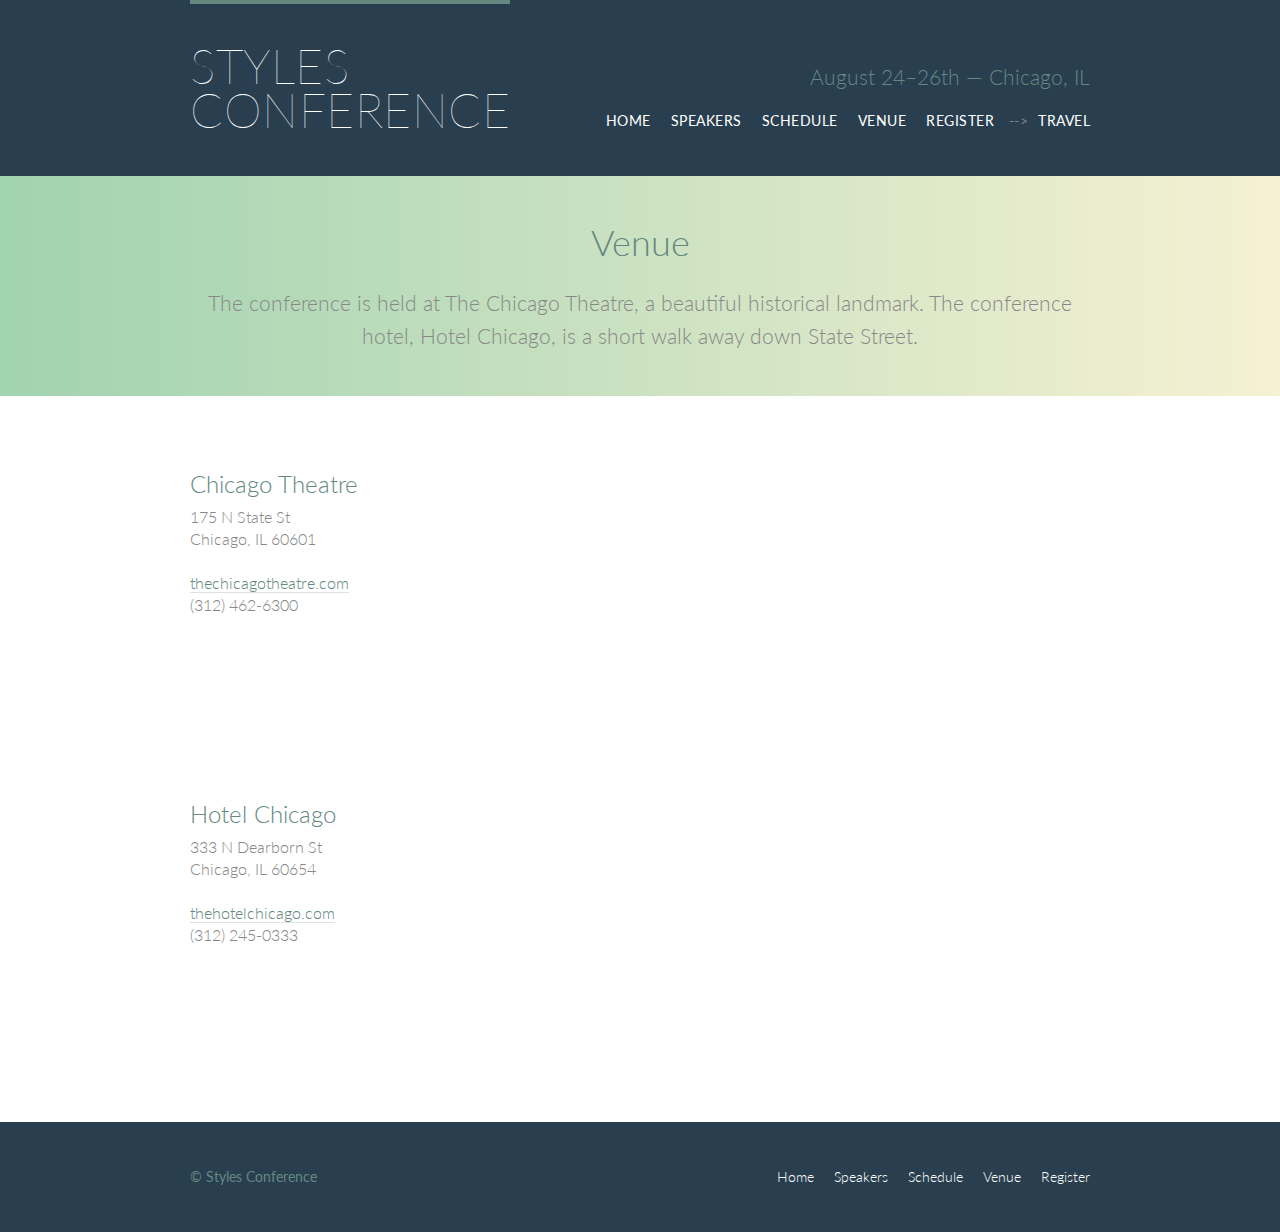
<file: ASN6/travel.html>
<!DOCTYPE html>
<html lang="en">

  <head>
    <meta charset="utf-8">
    <title>Travels - Styles Conference</title>
    <link rel="stylesheet" href="assets/stylesheets/main.css">
    <link rel="stylesheet" href="http://fonts.googleapis.com/css?family=Lato:100,300,400">
  </head>

  <body>

    <!-- Header -->

    <header class="primary-header container group">

      <h1 class="logo">
        <a href="index.html">Styles <br> Conference</a>
      </h1>

      <h3 class="tagline">August 24&ndash;26th &mdash; Chicago, IL</h3>

      <nav class="nav primary-nav">
        <ul>
          <li><a href="index.html">Home</a></li><!--
          --><li><a href="speakers.html">Speakers</a></li><!--
          --><li><a href="schedule.html">Schedule</a></li><!--
          --><li><a href="venue.html">Venue</a></li><!--
          --><li><a href="register.html">Register</a></li>
          --><li><a href="travel.html">Travel</a></li>
        </ul>
      </nav>

    </header>

    <!-- Lead -->

    <section class="row-alt">
      <div class="lead container">

        <h1>Venue</h1>

        <p>The conference is held at The Chicago Theatre, a beautiful historical landmark. The conference hotel, Hotel Chicago, is a short walk away down State Street.</p>

      </div>
    </section>

    <!-- Main content -->

    <section class="row">
      <div class="grid">

        <!-- Chicago Theatre -->

        <section class="venue-theatre">

          <div class="col-1-3">
            <h2>Chicago Theatre</h2>
            <p>175 N State St <br> Chicago, IL 60601</p>
            <p><a href="http://www.thechicagotheatre.com/">thechicagotheatre.com</a> <br> (312) 462-6300</p>
          </div><!--

          --><iframe class="venue-map col-2-3" src="https://www.google.com/maps/embed?pb=!1m5!3m3!1m2!1s0x880e2ca55810a493%3A0x4700ddf60fcbfad6!2schicago+theatre!5e0!3m2!1sen!2sus!4v1388701393606"></iframe>

        </section>

        <!-- Hotel Chicago -->

        <section class="venue-hotel">

          <div class="col-1-3">
            <h2>Hotel Chicago</h2>
            <p>333 N Dearborn St <br> Chicago, IL 60654</p>
            <p><a href="http://thehotelchicago.com/">thehotelchicago.com</a> <br> (312) 245-0333</p>
          </div><!--

          --><iframe class="venue-map col-2-3" src="https://www.google.com/maps/embed?pb=!1m5!3m3!1m2!1s0x880e2cb1da049173%3A0xa5c91d255a775f0b!2sHotel+Sax+Chicago%2C+North+Dearborn+Street%2C+Chicago%2C+IL!5e0!3m2!1sen!2sus!4v1388702493978"></iframe>

        </section>

      </div>
    </section>

    <!-- Footer -->

    <footer class="primary-footer container group">

      <small>&copy; Styles Conference</small>

      <nav class="nav">
        <ul>
          <li><a href="index.html">Home</a></li><!--
          --><li><a href="speakers.html">Speakers</a></li><!--
          --><li><a href="schedule.html">Schedule</a></li><!--
          --><li><a href="venue.html">Venue</a></li><!--
          --><li><a href="register.html">Register</a></li>
        </ul>
      </nav>

    </footer>

  </body>
</html>
</file>
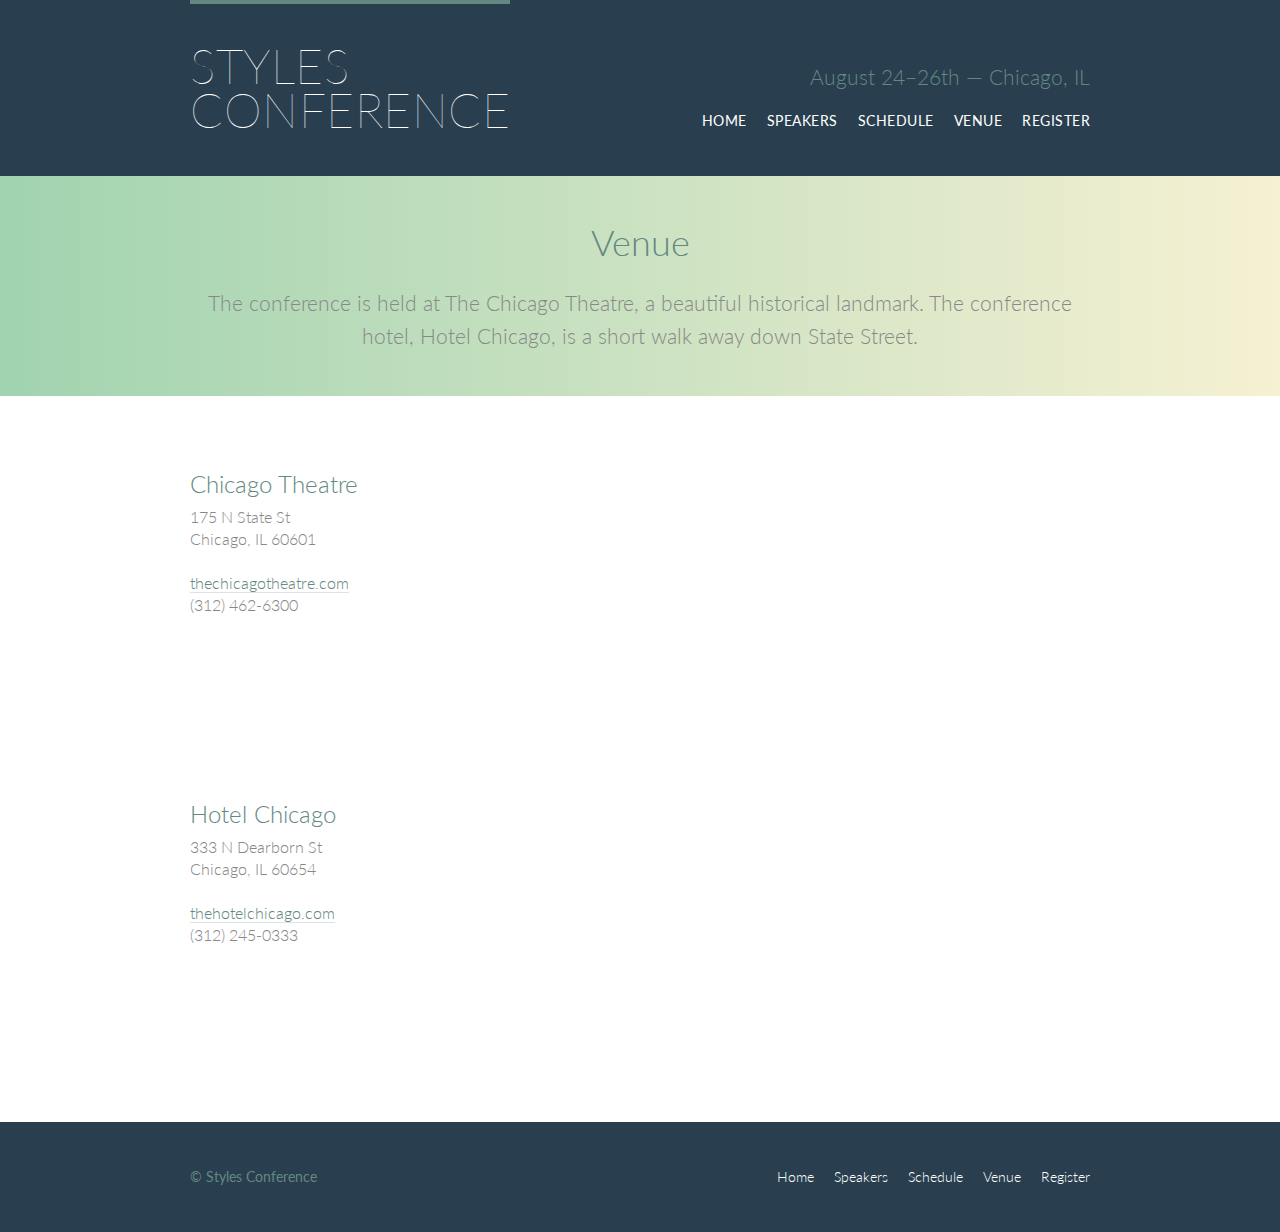
<file: ASN6/venue.html>
<!DOCTYPE html>
<html lang="en">

  <head>
    <meta charset="utf-8">
    <title>Venue - Styles Conference</title>
    <link rel="stylesheet" href="assets/stylesheets/main.css">
    <link rel="stylesheet" href="http://fonts.googleapis.com/css?family=Lato:100,300,400">
  </head>

  <body>

    <!-- Header -->

    <header class="primary-header container group">

      <h1 class="logo">
        <a href="index.html">Styles <br> Conference</a>
      </h1>

      <h3 class="tagline">August 24&ndash;26th &mdash; Chicago, IL</h3>

      <nav class="nav primary-nav">
        <ul>
          <li><a href="index.html">Home</a></li><!--
          --><li><a href="speakers.html">Speakers</a></li><!--
          --><li><a href="schedule.html">Schedule</a></li><!--
          --><li><a href="venue.html">Venue</a></li><!--
          --><li><a href="register.html">Register</a></li>
        </ul>
      </nav>

    </header>

    <!-- Lead -->

    <section class="row-alt">
      <div class="lead container">

        <h1>Venue</h1>

        <p>The conference is held at The Chicago Theatre, a beautiful historical landmark. The conference hotel, Hotel Chicago, is a short walk away down State Street.</p>

      </div>
    </section>

    <!-- Main content -->

    <section class="row">
      <div class="grid">

        <!-- Chicago Theatre -->

        <section class="venue-theatre">

          <div class="col-1-3">
            <h2>Chicago Theatre</h2>
            <p>175 N State St <br> Chicago, IL 60601</p>
            <p><a href="http://www.thechicagotheatre.com/">thechicagotheatre.com</a> <br> (312) 462-6300</p>
          </div><!--

          --><iframe class="venue-map col-2-3" src="https://www.google.com/maps/embed?pb=!1m5!3m3!1m2!1s0x880e2ca55810a493%3A0x4700ddf60fcbfad6!2schicago+theatre!5e0!3m2!1sen!2sus!4v1388701393606"></iframe>

        </section>

        <!-- Hotel Chicago -->

        <section class="venue-hotel">

          <div class="col-1-3">
            <h2>Hotel Chicago</h2>
            <p>333 N Dearborn St <br> Chicago, IL 60654</p>
            <p><a href="http://thehotelchicago.com/">thehotelchicago.com</a> <br> (312) 245-0333</p>
          </div><!--

          --><iframe class="venue-map col-2-3" src="https://www.google.com/maps/embed?pb=!1m5!3m3!1m2!1s0x880e2cb1da049173%3A0xa5c91d255a775f0b!2sHotel+Sax+Chicago%2C+North+Dearborn+Street%2C+Chicago%2C+IL!5e0!3m2!1sen!2sus!4v1388702493978"></iframe>

        </section>

      </div>
    </section>

    <!-- Footer -->

    <footer class="primary-footer container group">

      <small>&copy; Styles Conference</small>

      <nav class="nav">
        <ul>
          <li><a href="index.html">Home</a></li><!--
          --><li><a href="speakers.html">Speakers</a></li><!--
          --><li><a href="schedule.html">Schedule</a></li><!--
          --><li><a href="venue.html">Venue</a></li><!--
          --><li><a href="register.html">Register</a></li>
        </ul>
      </nav>

    </footer>

  </body>
</html>
</file>
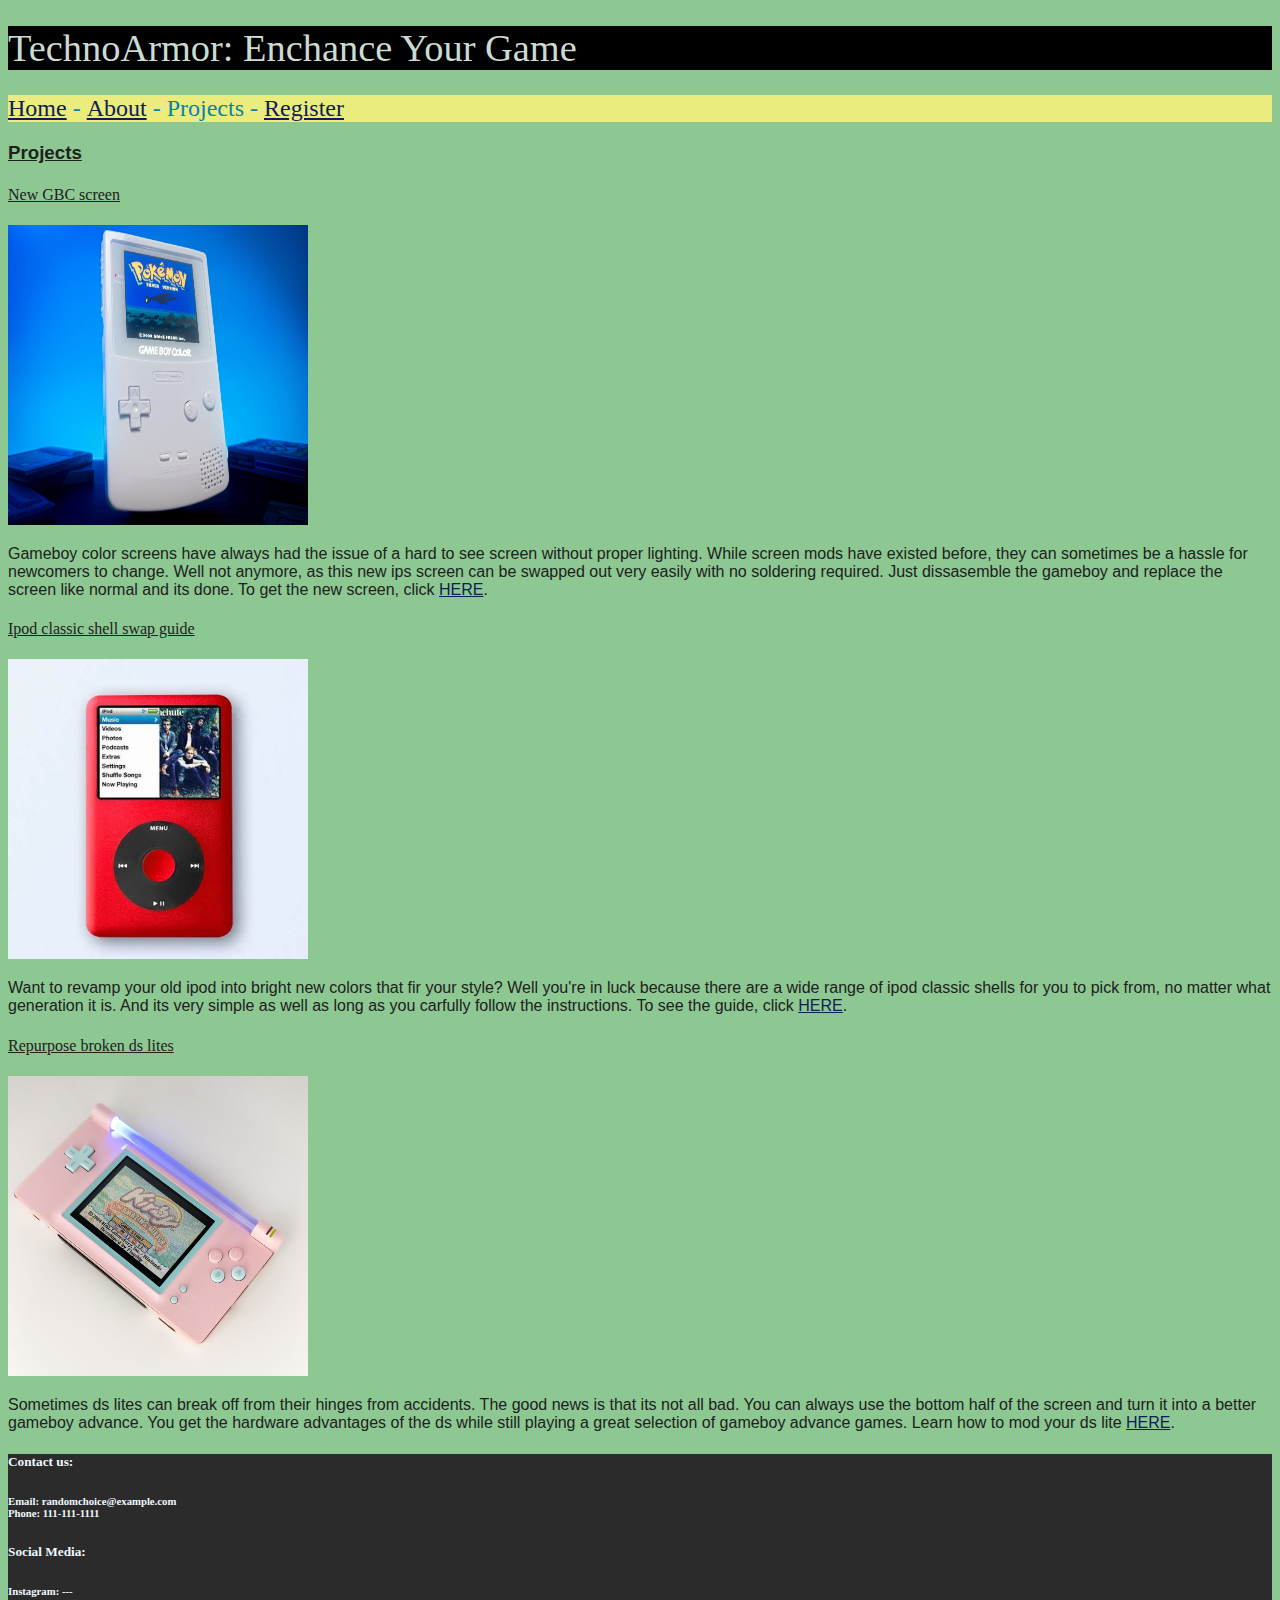
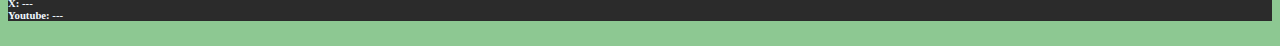
<file: ASN7/projects.html>
<!doctype html>
<html lang="en">
    <head>
        <meta charset="utf-8">
        <meta name="viewport" content="width=device-width, initial-scale=1.0">
        <title>TechnoArmor | Projects</title>
        <link href="style.css" rel="stylesheet"> 
    </head>
    <body>
        <header>
            <h1>TechnoArmor: Enchance Your Game</h1>
        </header>
        <nav>
             <h2><a href="Index.html">Home</a> - <a href="about.html">About</a> - <b>Projects</b> - <a href="register.html">Register</a></h2>
        </nav>
        <main>
            <article>
                <h3>Projects</h3>
                <h4>New GBC screen</h4>
                <img src="images/gbc.jpg" alt="ips screen" style="width: 300px; height: 300px;">
                <p>Gameboy color screens have always had the issue of a hard to see screen without proper lighting. While screen mods have existed before, they can sometimes be a hassle for newcomers to change. Well not anymore, as this new ips screen can be swapped out very easily with no soldering required. Just dissasemble the gameboy and replace the screen like normal and its done. To get the new screen, click <a href="https://funnyplaying.com/products/gbc-retro-pixel-ips-lcd-kit-1">HERE</a>.</p>
                <h4>Ipod classic shell swap guide</h4>
                <img src="images/ipod.jpg" alt="ipod shells" style="width: 300px; height: 300px;">
                <p>Want to revamp your old ipod into bright new colors that fir your style? Well you're in luck because there are a wide range of ipod classic shells for you to pick from, no matter what generation it is. And its very simple as well as long as you carfully follow the instructions. To see the guide, click <a href="https://youtu.be/nLpAW-0kj2g?si=y4_Toxm3iZMYx8gI">HERE</a>.</p>
                <h4>Repurpose broken ds lites</h4>
                <img src="images/DS_half(1).jpg" alt="DS half guide" style="width: 300px; height: 300px;">
                <p>Sometimes ds lites can break off from their hinges from accidents. The good news is that its not all bad. You can always use the bottom half of the screen and turn it into a better gameboy advance. You get the hardware advantages of the ds while still playing a great selection of gameboy advance games. Learn how to mod your ds lite <a href ="https://youtu.be/Yf9IpYw-Qfs?si=PiNRlu3mHhbsjDsE">HERE</a>.</p>
            </article>
        </main>
        <footer>
            <h5>Contact us:</h5>
            <h6>Email: randomchoice@example.com<br>Phone: 111-111-1111</h6>
            <h5>Social Media:</h5>
            <h6>Instagram: ---<br>X: ---<br>Youtube: ---</h6>
        </footer>
        <script>
            /* 
             * Put your internal JavaScript code here or replace with 
             * <script src="filename.js"><\/script>
             */
        </script>
    </body>
</html>
</file>
<file: CSS(1).css>
/* Professional CSS for index.html */

body {
    font-family: 'Segoe UI', Arial, sans-serif;
    background-color: #f8f9fa;
    color: #222;
    margin: 0;
    padding: 0;
    line-height: 1.6;
}

header {
    background: #003366;
    color: #fff;
    padding: 2rem 0;
    text-align: center;
    box-shadow: 0 2px 8px rgba(0,0,0,0.05);
}

header h1 {
    margin: 0;
    font-size: 2.5rem;
    letter-spacing: 2px;
}

nav {
    background: #00509e;
    padding: 0.5rem 0;
    text-align: center;
}

nav a {
    color: #fff;
    text-decoration: none;
    margin: 0 1.5rem;
    font-weight: 500;
    transition: color 0.2s;
}

nav a:hover {
    color: #ffd700;
}

main {
    max-width: 900px;
    margin: 2rem auto;
    background: #fff;
    padding: 2rem;
    border-radius: 8px;
    box-shadow: 0 2px 12px rgba(0,0,0,0.07);
}

h2, h3 {
    color: #003366;
    margin-top: 1.5rem;
}

button, .btn {
    background: #00509e;
    color: #fff;
    border: none;
    padding: 0.7rem 1.5rem;
    border-radius: 4px;
    font-size: 1rem;
    cursor: pointer;
    transition: background 0.2s;
}

button:hover, .btn:hover {
    background: #003366;
}

footer {
    background: #003366;
    color: #fff;
    text-align: center;
    padding: 1rem 0;
    position: fixed;
    width: 100%;
    bottom: 0;
    left: 0;
    font-size: 0.95rem;
    letter-spacing: 1px;
}

@media (max-width: 600px) {
    main {
        padding: 1rem;
    }
    header h1 {
        font-size: 1.5rem;
    }
    nav a {
        margin: 0 0.5rem;
    }
}
</file>
<file: ASN7/style.css>
body {
    background-color: rgb(141, 200, 146);
}
footer {
    background-color:rgb(43, 43, 43) ;
    color: aliceblue;
}
h1 {
    background-color:rgb(0, 0, 0) ;
    color: rgb(204, 219, 209);
    font-weight: 200;
}

h2 {
    font-size: 40;
    font-weight: 125;
}

header {
    font-family: Georgia, 'Times New Roman', Times, serif;
    font-size: larger;
    color: black;
    font-weight: 300;
}

nav {
    font-weight: 200;
    color: rgb(6, 130, 179);
    background-color: rgb(234, 236, 125);
}

a:link {
    font-weight: 200;
    color: rgb(14, 29, 85);
}

a:visited {
    font-weight: 200;
    color: rgb(14, 29, 85);
}

article {
    font-family: Arial, Helvetica, sans-serif;
    font-size: medium;
    color: rgb(32, 32, 32);
}


p{
    font-family: Arial, Helvetica, sans-serif;
    font-size: medium;
    color: rgb(32, 32, 32);
}

section {
    background-image: url(images/For_Back.jpg);
    text-shadow: 2px 2px 4px rgba(0, 0, 0, 0.7);
    p{
        color: white;
        font-family: Arial, Helvetica, sans-serif;
        font-size: medium;
    }
    h3 {
        color: white;
    }
}

aside{
    font-family: Arial, Helvetica, sans-serif;
    font-size: medium;
    color: rgb(32, 32, 32);
}

h3 {
    font-size: 30;
    text-decoration: underline;
    font-family:'Franklin Gothic Medium', 'Arial Narrow', Arial, sans-serif;
    
}

h4 {
    font-size: 25;
    text-decoration: underline;
    font-family: 'Times New Roman', Times, serif;
    font-weight: 120;
}

h5 {
    font-size: 20;
}

h6 {
    font-size: 15;
}


.column {
  float: left;
  width: 25%;
  padding: 5px;
}

.row::after {
  content: "";
  clear: both;
  display: table;
}
</file>
<file: ASN6/assets/stylesheets/main.css>
/* http://meyerweb.com/eric/tools/css/reset/
   v2.0 | 20110126
   License: none (public domain)
*/

html, body, div, span, applet, object, iframe,
h1, h2, h3, h4, h5, h6, p, blockquote, pre,
a, abbr, acronym, address, big, cite, code,
del, dfn, em, img, ins, kbd, q, s, samp,
small, strike, strong, sub, sup, tt, var,
b, u, i, center,
dl, dt, dd, ol, ul, li,
fieldset, form, label, legend,
table, caption, tbody, tfoot, thead, tr, th, td,
article, aside, canvas, details, embed,
figure, figcaption, footer, header, hgroup,
menu, nav, output, ruby, section, summary,
time, mark, audio, video {
  margin: 0;
  padding: 0;
  border: 0;
  font-size: 100%;
  font: inherit;
  vertical-align: baseline;
}
/* HTML5 display-role reset for older browsers */
article, aside, details, figcaption, figure,
footer, header, hgroup, menu, nav, section {
  display: block;
}
body {
  line-height: 1;
}
ol, ul {
  list-style: none;
}
blockquote, q {
  quotes: none;
}
blockquote:before, blockquote:after,
q:before, q:after {
  content: '';
  content: none;
}
table {
  border-collapse: collapse;
  border-spacing: 0;
}

/*
  ========================================
  Custom styles
  ========================================
*/

body {
  background: #293f50;
  color: #888;
  font: 300 16px/22px "Lato", "Open Sans", "Helvetica Neue", Helvetica, Arial, sans-serif;
}

/*
  ========================================
  Grid
  ========================================
*/

*,
*:before,
*:after {
  -webkit-box-sizing: border-box;
     -moz-box-sizing: border-box;
          box-sizing: border-box;
}
.container,
.grid {
  margin: 0 auto;
  width: 960px;
}
.container {
  padding-left: 30px;
  padding-right: 30px;
}
.grid,
.col-1-3,
.col-2-3 {
  padding-left: 15px;
  padding-right: 15px;
}
.col-1-3,
.col-2-3  {
  display: inline-block;
  vertical-align: top;
}
.col-1-3 {
  width: 33.33%;
}
.col-2-3 {
  width: 66.66%;
}

/*
  ========================================
  Clearfix
  ========================================
*/

.group:before,
.group:after {
  content: "";
  display: table;
}
.group:after {
  clear: both;
}
.group {
  clear: both;
  *zoom: 1;
}

/*
  ========================================
  Rows
  ========================================
*/

.row,
.row-alt {
  min-width: 960px;
}
.row {
  background: #fff;
  padding: 66px 0 44px 0;
}
.row-alt {
  background: #cbe2c1;
  background: -webkit-linear-gradient(to right, #a1d3b0, #f6f1d3);
  background:    -moz-linear-gradient(to right, #a1d3b0, #f6f1d3);
  background:         linear-gradient(to right, #a1d3b0, #f6f1d3);
  padding: 44px 0 22px 0;
}

/*
  ========================================
  Typography
  ========================================
*/

h1, h2, h3, h4 {
  color: #648880;
}
h1, h3, h4, h5, p {
  margin-bottom: 22px;
}
h1 {
  font-size: 36px;
  line-height: 44px;
}
h2 {
  font-size: 24px;
  line-height: 44px;
}
h3 {
  font-size: 21px;
}
h4 {
  font-size: 18px;
}
h5 {
  color: #a9b2b9;
  font-size: 14px;
  font-weight: 400;
  text-transform: uppercase;
}
strong {
  font-weight: 400;
}
cite,
em {
  font-style: italic;
}

/*
  ========================================
  Leads
  ========================================
*/

.lead {
  text-align: center;
}
.lead p {
  font-size: 21px;
  line-height: 33px;
}

/*
  ========================================
  Links
  ========================================
*/

a {
  color: #648880;
  text-decoration: none;
}
a:hover {
  color: #a9b2b9;
}
p a {
  border-bottom: 1px solid #dfe2e5;
}
.primary-header a,
.primary-footer a {
  color: #fff;
}
.primary-header a:hover,
.primary-footer a:hover {
  color: #648880;
}

/*
  ========================================
  Buttons
  ========================================
*/

.btn {
  border-radius: 5px;
  color: #fff;
  cursor: pointer;
  display: inline-block;
  font-weight: 400;
  letter-spacing: .5px;
  margin: 0;
  text-transform: uppercase;
}
.btn-alt {
  border: 1px solid #fff;
  padding: 10px 30px;
}
.btn-alt:hover {
  background: #fff;
  color: #648880;
}

/*
  ========================================
  Primary header
  ========================================
*/

.logo {
  border-top: 4px solid #648880;
  float: left;
  font-size: 48px;
  font-weight: 100;
  letter-spacing: .5px;
  line-height: 44px;
  padding: 40px 0 22px 0;
  text-transform: uppercase;
}
.tagline {
  margin: 66px 0 22px 0;
  text-align: right;
}
.primary-nav {
  font-size: 14px;
  font-weight: 400;
  letter-spacing: .5px;
  text-transform: uppercase;
}

/*
  ========================================
  Primary footer
  ========================================
*/

.primary-footer {
  color: #648880;
  font-size: 14px;
  padding-bottom: 44px;
  padding-top: 44px;
}
.primary-footer small {
  float: left;
  font-weight: 400;
}

/*
  ========================================
  Navigation
  ========================================
*/

.nav {
  text-align: right;
}
.nav li {
  display: inline-block;
  margin: 0 10px;
  vertical-align: top;
}
.nav li:last-child {
  margin-right: 0;
}

/*
  ========================================
  Home
  ========================================
*/

.hero {
  color: #fff;
  line-height: 44px;
  padding: 22px 80px 66px 80px;
  text-align: center;
}
.hero h2 {
  font-size: 36px;
}
.hero p {
  font-size: 24px;
  font-weight: 100;
}
.teaser a:hover h3 {
  color: #a9b2b9;
}
.teaser img {
  border-radius: 5px;
  display: block;
  margin-bottom: 22px;
  max-width: 100%
}

/*
  ========================================
  Speakers
  ========================================
*/

.speaker {
  margin-bottom: 44px;
}
.speaker-info {
  border: 1px solid #dfe2e5;
  border-radius: 5px;
  margin-top: 88px;
  padding-bottom: 22px;
  text-align: center;
}
.speaker-info img {
  border-radius: 50%;
  height: 130px;
  margin: -66px 0 22px 0;
  vertical-align: top;
}

/*
  ========================================
  Venue
  ========================================
*/

.venue-theatre {
  margin-bottom: 66px;
}
.venue-hotel {
  margin-bottom: 22px;
}
.venue-map {
  height: 264px;
}
</file>
